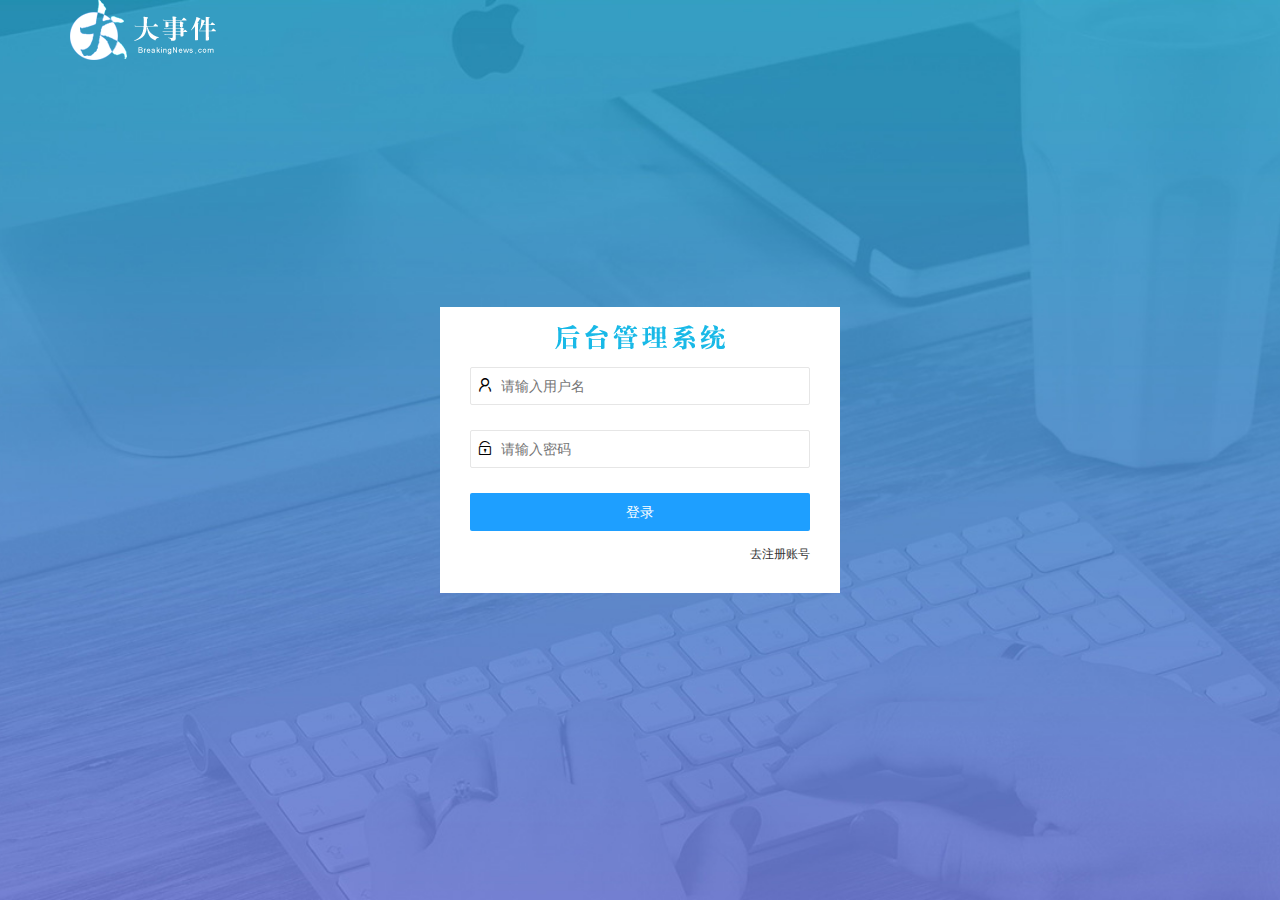
<file: login.html>
<!DOCTYPE html>
<html lang="en">

<head>
    <meta charset="UTF-8">
    <meta http-equiv="X-UA-Compatible" content="IE=edge">
    <meta name="viewport" content="width=device-width, initial-scale=1.0">
    <title>大事件-登录/注册</title>
    <link rel="stylesheet" href="/assets/css/login.css">
    <link rel="stylesheet" href="/assets/lib/layui/css/layui.css">
</head>

<body>
    <!-- 头部logo区域 -->
    <div class="layui-main">
        <img src="/assets/images/logo.png" alt="">
    </div>
    <!-- 登录注册区域 -->
    <div class="loginAndRegBox">
        <div class="title-box"></div>
        <!-- 登录div -->
        <div class="login-box">
            <!-- 登录的表单 -->
            <form class="layui-form" id="form_login">
                <!-- 用户名 -->
                <div class="layui-from-item">
                    <i class="layui-icon layui-icon-username"></i>
                    <input type="text" name="username" required lay-verify="required" placeholder="请输入用户名"
                        autocomplete="off" class="layui-input">
                </div>
                <!-- 密码-->
                <div class="layui-from-item">
                    <i class="layui-icon layui-icon-password"></i>
                    <input type="password" name="password" required lay-verify="required|pwd" placeholder="请输入密码"
                        autocomplete="off" class="layui-input">
                </div>
                <!-- 登录按钮 -->
                <div class="layui-from-item">
                    <button class="layui-btn layui-btn-fluid layui-btn-normal" lay-submit>登录</button>
                </div>
                <!-- 跳转按钮 -->
                <div class="layui-from-item links">
                    <a href="javascript:;" id="link_reg">去注册账号</a>
                </div>
            </form>
        </div>
        <!-- 注册div -->
        <div class="reg-box">
            <!-- 注册表单 -->
            <form class="layui-form" id="form_reg">
                <!-- 用户名 -->
                <div class="layui-from-item">
                    <i class="layui-icon layui-icon-username"></i>
                    <input type="text" name="username" required lay-verify="required" placeholder="请输入用户名"
                        autocomplete="off" class="layui-input">
                </div>
                <!-- 密码-->
                <div class="layui-from-item">
                    <i class="layui-icon layui-icon-password"></i>
                    <input type="password" name="password" required lay-verify="required|pwd" placeholder="请输入密码"
                        autocomplete="off" class="layui-input">
                </div>
                <!-- 确认密码-->
                <div class="layui-from-item">
                    <i class="layui-icon layui-icon-password"></i>
                    <input type="password" name="repassword" required lay-verify="required|pwd|repwd"
                        placeholder="再次确认密码" autocomplete="off" class="layui-input">
                </div>
                <!-- 注册按钮 -->
                <div class="layui-from-item">
                    <button class="layui-btn layui-btn-fluid layui-btn-normal" lay-submit>注册</button>
                </div>
                <!-- 跳转按钮 -->
                <div class="layui-from-item links">
                    <a href="javascript:;" id="link_login">去登录</a>
                </div>
            </form>

        </div>
    </div>
    <!-- 导入layui js文件 -->
    <script src="/assets/lib/layui/layui.all.js"></script>
    <!-- 导入jQ、 -->
    <script src="/assets/lib/jquery.js"></script>
    <!-- 导入将封装的的js -->
    <script src="/assets/js/baseAPI.js"></script>
    <!-- 导入将自己的js -->
    <script src="/assets/js/login.js"></script>
</body>

</html>
</file>
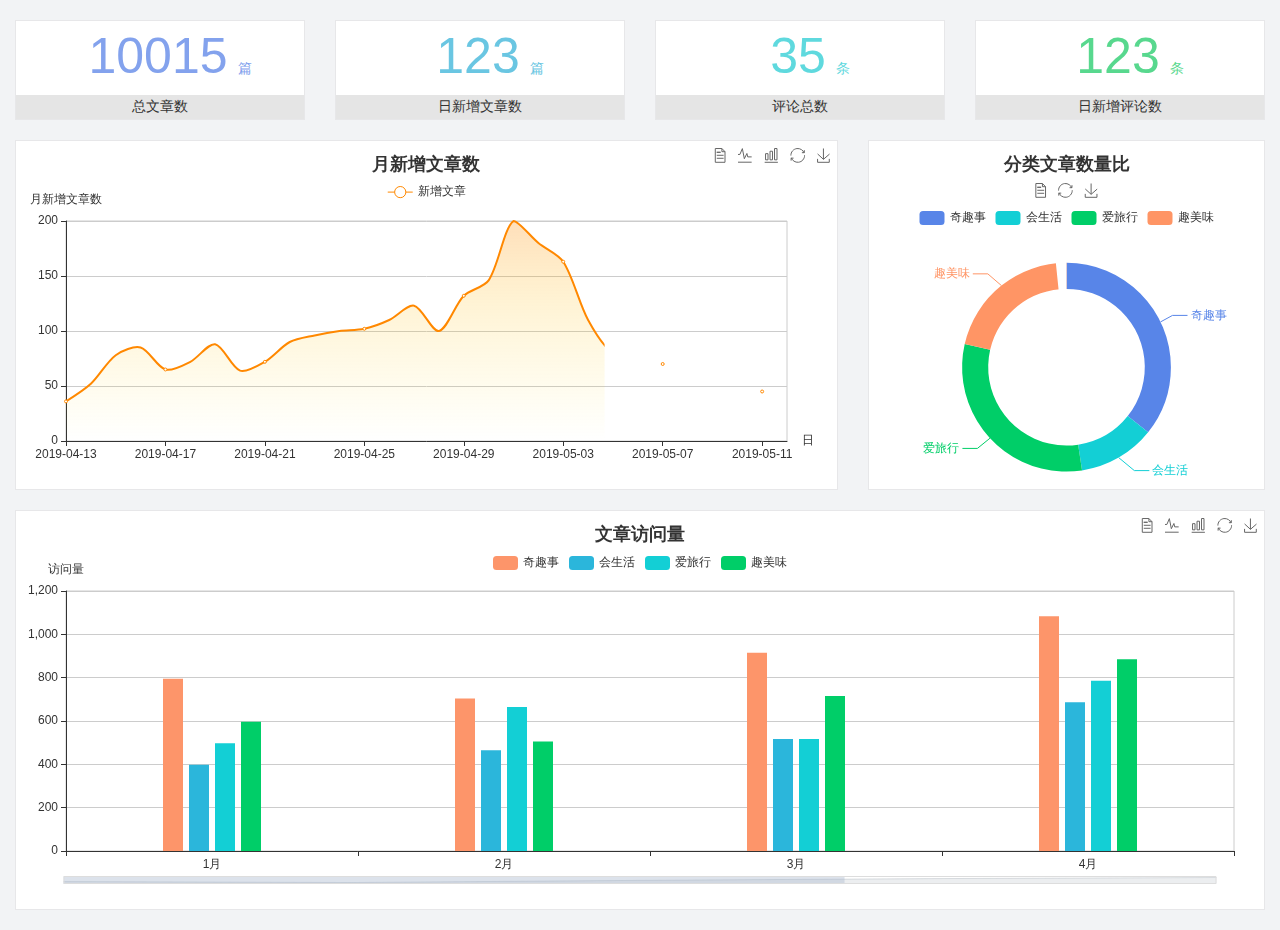
<file: home/dashboard.html>
<!DOCTYPE html>
<html lang="en">

<head>
  <meta charset="UTF-8">
  <meta name="viewport" content="width=device-width, initial-scale=1.0">
  <meta http-equiv="X-UA-Compatible" content="ie=edge">
  <title>图表统计</title>
  <link rel="stylesheet" href="../../assets/lib/bootstrap.css" />
  <link rel="stylesheet" href="../../assets/lib/main.css" />
  <script src="../../assets/lib/jquery.js"></script>
  <script type="text/javascript" src="../../assets/lib/echarts.min.js"></script>
</head>

<body>
  <div class="container-fluid">
    <div class="row spannel_list">
      <div class="col-sm-3 col-xs-6">
        <div class="spannel">
          <em>10015</em><span>篇</span>
          <b>总文章数</b>
        </div>
      </div>
      <div class="col-sm-3 col-xs-6">
        <div class="spannel scolor01">
          <em>123</em><span>篇</span>
          <b>日新增文章数</b>
        </div>
      </div>
      <div class="col-sm-3 col-xs-6">
        <div class="spannel scolor02">
          <em>35</em><span>条</span>
          <b>评论总数</b>
        </div>
      </div>
      <div class="col-sm-3 col-xs-6">
        <div class="spannel scolor03">
          <em>123</em><span>条</span>
          <b>日新增评论数</b>
        </div>
      </div>
    </div>
  </div>

  <div class="container-fluid">
    <div class="row curve-pie">
      <div class="col-lg-8 col-md-8">
        <div class="gragh_pannel" id="curve_show"></div>
      </div>
      <div class="col-lg-4 col-md-4">
        <div class="gragh_pannel" id="pie_show"></div>
      </div>
    </div>
  </div>

  <div class="container-fluid">
    <div class="column_pannel" id="column_show"></div>
  </div>

  <script>
    var oChart = echarts.init(document.getElementById('curve_show'));
    var aList_all = [
      { 'count': 36, 'date': '2019-04-13' },
      { 'count': 52, 'date': '2019-04-14' },
      { 'count': 78, 'date': '2019-04-15' },
      { 'count': 85, 'date': '2019-04-16' },
      { 'count': 65, 'date': '2019-04-17' },
      { 'count': 72, 'date': '2019-04-18' },
      { 'count': 88, 'date': '2019-04-19' },
      { 'count': 64, 'date': '2019-04-20' },
      { 'count': 72, 'date': '2019-04-21' },
      { 'count': 90, 'date': '2019-04-22' },
      { 'count': 96, 'date': '2019-04-23' },
      { 'count': 100, 'date': '2019-04-24' },
      { 'count': 102, 'date': '2019-04-25' },
      { 'count': 110, 'date': '2019-04-26' },
      { 'count': 123, 'date': '2019-04-27' },
      { 'count': 100, 'date': '2019-04-28' },
      { 'count': 132, 'date': '2019-04-29' },
      { 'count': 146, 'date': '2019-04-30' },
      { 'count': 200, 'date': '2019-05-01' },
      { 'count': 180, 'date': '2019-05-02' },
      { 'count': 163, 'date': '2019-05-03' },
      { 'count': 110, 'date': '2019-05-04' },
      { 'count': 80, 'date': '2019-05-05' },
      { 'count': 82, 'date': '2019-05-06' },
      { 'count': 70, 'date': '2019-05-07' },
      { 'count': 65, 'date': '2019-05-08' },
      { 'count': 54, 'date': '2019-05-09' },
      { 'count': 40, 'date': '2019-05-10' },
      { 'count': 45, 'date': '2019-05-11' },
      { 'count': 38, 'date': '2019-05-12' },
    ];

    let aCount = [];
    let aDate = [];

    for (var i = 0; i < aList_all.length; i++) {
      aCount.push(aList_all[i].count);
      aDate.push(aList_all[i].date);
    }

    var chartopt = {
      title: {
        text: '月新增文章数',
        left: 'center',
        top: '10'
      },
      tooltip: {
        trigger: 'axis'
      },
      legend: {
        data: ['新增文章'],
        top: '40'
      },
      toolbox: {
        show: true,
        feature: {
          mark: { show: true },
          dataView: { show: true, readOnly: false },
          magicType: { show: true, type: ['line', 'bar'] },
          restore: { show: true },
          saveAsImage: { show: true }
        }
      },
      calculable: true,
      xAxis: [
        {
          name: '日',
          type: 'category',
          boundaryGap: false,
          data: aDate
        }
      ],
      yAxis: [
        {
          name: '月新增文章数',
          type: 'value'
        }
      ],
      series: [
        {
          name: '新增文章',
          type: 'line',
          smooth: true,
          itemStyle: { normal: { areaStyle: { type: 'default' }, color: '#f80' }, lineStyle: { color: '#f80' } },
          data: aCount
        }],
      areaStyle: {
        normal: {
          color: new echarts.graphic.LinearGradient(0, 0, 0, 1, [{
            offset: 0,
            color: 'rgba(255,136,0,0.39)'
          }, {
            offset: .34,
            color: 'rgba(255,180,0,0.25)'
          }, {
            offset: 1,
            color: 'rgba(255,222,0,0.00)'
          }])

        }
      },
      grid: {
        show: true,
        x: 50,
        x2: 50,
        y: 80,
        height: 220
      }
    };

    oChart.setOption(chartopt);


    var oPie = echarts.init(document.getElementById('pie_show'));
    var oPieopt =
    {
      title: {
        top: 10,
        text: '分类文章数量比',
        x: 'center'
      },
      tooltip: {
        trigger: 'item',
        formatter: "{a} <br/>{b} : {c} ({d}%)"
      },
      color: ['#5885e8', '#13cfd5', '#00ce68', '#ff9565'],
      legend: {
        x: 'center',
        top: 65,
        data: ['奇趣事', '会生活', '爱旅行', '趣美味']
      },
      toolbox: {
        show: true,
        x: 'center',
        top: 35,
        feature: {
          mark: { show: true },
          dataView: { show: true, readOnly: false },
          magicType: {
            show: true,
            type: ['pie', 'funnel'],
            option: {
              funnel: {
                x: '25%',
                width: '50%',
                funnelAlign: 'left',
                max: 1548
              }
            }
          },
          restore: { show: true },
          saveAsImage: { show: true }
        }
      },
      calculable: true,
      series: [
        {
          name: '访问来源',
          type: 'pie',
          radius: ['45%', '60%'],
          center: ['50%', '65%'],
          data: [
            { value: 300, name: '奇趣事' },
            { value: 100, name: '会生活' },
            { value: 260, name: '爱旅行' },
            { value: 180, name: '趣美味' }
          ]
        }
      ]
    };
    oPie.setOption(oPieopt);



    var oColumn = this.echarts.init(document.getElementById('column_show'));
    var oColumnopt =
    {
      title: {
        text: '文章访问量',
        left: 'center',
        top: '10'
      },
      tooltip: {
        trigger: 'axis'
      },
      legend: {
        data: ['奇趣事', '会生活', '爱旅行', '趣美味'],
        top: '40'
      },
      toolbox: {
        show: true,
        feature: {
          mark: { show: true },
          dataView: { show: true, readOnly: false },
          magicType: { show: true, type: ['line', 'bar'] },
          restore: { show: true },
          saveAsImage: { show: true }
        }
      },
      calculable: true,
      xAxis: [
        {
          type: 'category',
          data: ['1月', '2月', '3月', '4月', '5月']
        }
      ],
      yAxis: [
        {
          name: '访问量',
          type: 'value'
        }
      ],
      series: [
        {
          name: '奇趣事',
          type: 'bar',
          barWidth: 20,
          itemStyle: {
            normal: { areaStyle: { type: 'default' }, color: '#fd956a' }
          },
          data: [800, 708, 920, 1090, 1200]
        },
        {
          name: '会生活',
          type: 'bar',
          barWidth: 20,
          itemStyle: {
            normal: { areaStyle: { type: 'default' }, color: '#2bb6db' }
          },
          data: [400, 468, 520, 690, 800]
        },
        {
          name: '爱旅行',
          type: 'bar',
          barWidth: 20,
          itemStyle: {
            normal: { areaStyle: { type: 'default' }, color: '#13cfd5' }
          },
          data: [500, 668, 520, 790, 900]
        },
        {
          name: '趣美味',
          type: 'bar',
          barWidth: 20,
          itemStyle: {
            normal: { areaStyle: { type: 'default' }, color: '#00ce68' }
          },
          data: [600, 508, 720, 890, 1000]
        }
      ],
      grid: {
        show: true,
        x: 50,
        x2: 30,
        y: 80,
        height: 260
      },
      dataZoom: [//给x轴设置滚动条
        {
          start: 0,//默认为0
          end: 100 - 1000 / 31,//默认为100
          type: 'slider',
          show: true,
          xAxisIndex: [0],
          handleSize: 0,//滑动条的 左右2个滑动条的大小
          height: 8,//组件高度
          left: 45, //左边的距离
          right: 50,//右边的距离
          bottom: 26,//右边的距离
          handleColor: '#ddd',//h滑动图标的颜色
          handleStyle: {
            borderColor: "#cacaca",
            borderWidth: "1",
            shadowBlur: 2,
            background: "#ddd",
            shadowColor: "#ddd",
          }
        }]
    };
    oColumn.setOption(oColumnopt);
  </script>
</body>

</html>
</file>
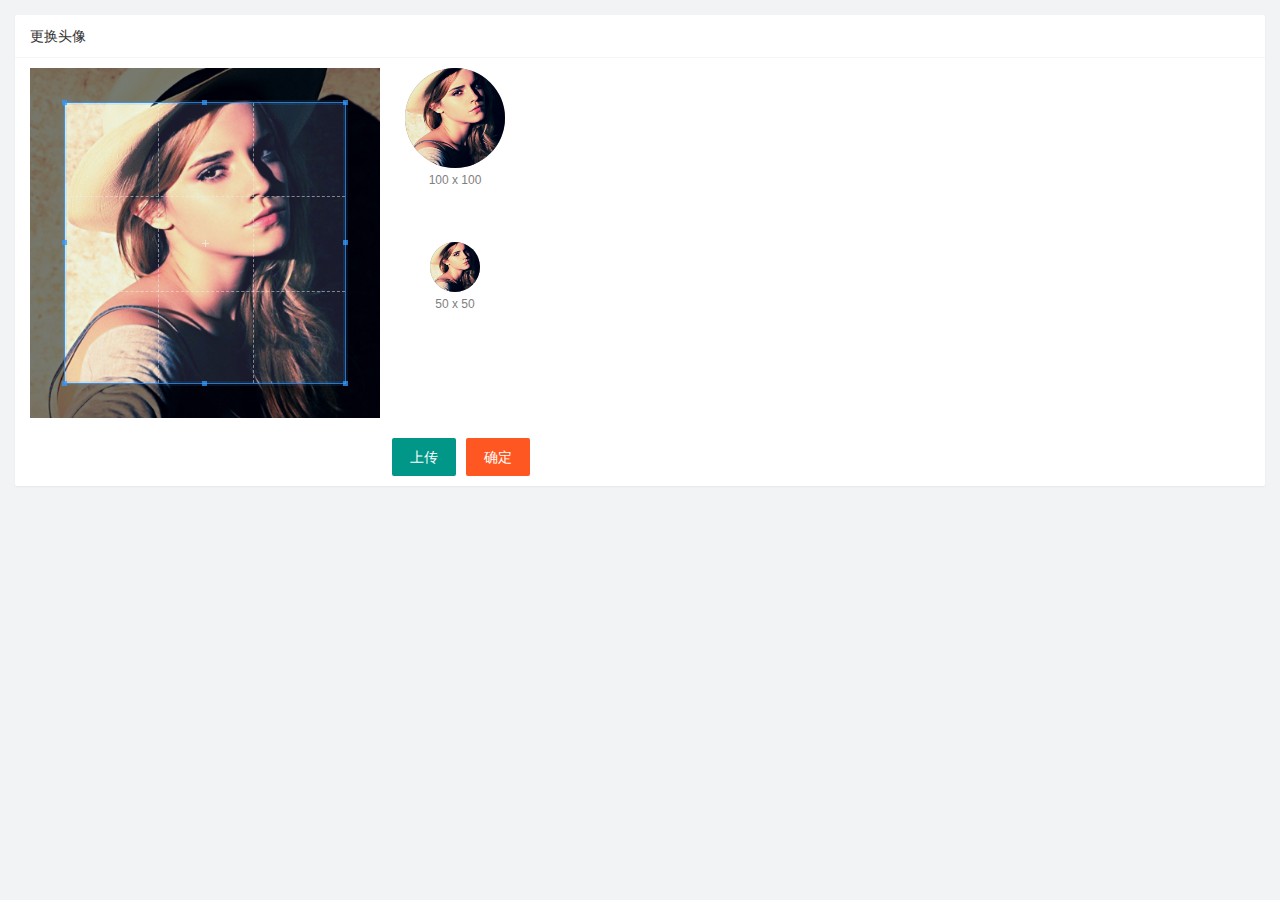
<file: user/user_avatar.html>
<!DOCTYPE html>
<html lang="en">

<head>
    <meta charset="UTF-8">
    <meta http-equiv="X-UA-Compatible" content="IE=edge">
    <meta name="viewport" content="width=device-width, initial-scale=1.0">
    <title>Document</title>
    <!-- 导入layui的css -->
    <link rel="stylesheet" href="/assets/lib/layui/css/layui.css">
    <link rel="stylesheet" href="/assets/lib/cropper/cropper.css" />
    <!-- 导入自己的css -->
    <link rel="stylesheet" href="/assets/css/user/user_avatar.css">


</head>

<body>
    <div class="layui-card">
        <div class="layui-card-header">更换头像</div>
        <div class="layui-card-body">
            <!-- 第一行的图片裁剪和预览区域 -->
            <div class="row1">
                <!-- 图片裁剪区域 -->
                <div class="cropper-box">
                    <!-- 这个 img 标签很重要，将来会把它初始化为裁剪区域 -->
                    <img id="image" src="/assets/images/sample.jpg" />
                </div>
                <!-- 图片的预览区域 -->
                <div class="preview-box">
                    <div>
                        <!-- 宽高为 100px 的预览区域 -->
                        <div class="img-preview w100"></div>
                        <p class="size">100 x 100</p>
                    </div>
                    <div>
                        <!-- 宽高为 50px 的预览区域 -->
                        <div class="img-preview w50"></div>
                        <p class="size">50 x 50</p>
                    </div>
                </div>
            </div>

            <!-- 第二行的按钮区域 -->
            <div class="row2">
                <!-- 通过accept允许用户选择什么类型的文件 -->
                <input type="file" name="" id="file" accept="image/png,imgage/jpeg">
                <button type="button" class="layui-btn" id="btnChooseImage">上传</button>
                <button type="button" class="layui-btn layui-btn-danger" id="btnUpload">确定</button>
            </div>
        </div>
    </div>
    <script src="/assets/lib/layui/layui.all.js"></script>
    <script src="/assets/lib/jquery.js"></script>
    <script src="/assets/lib/cropper/Cropper.js"></script>
    <script src="/assets/lib/cropper/jquery-cropper.js"></script>
    <script src="/assets/js/baseAPI.js"></script>
    <script src="/assets/js/user/user_avatar.js"></script>
</body>

</html>
</file>
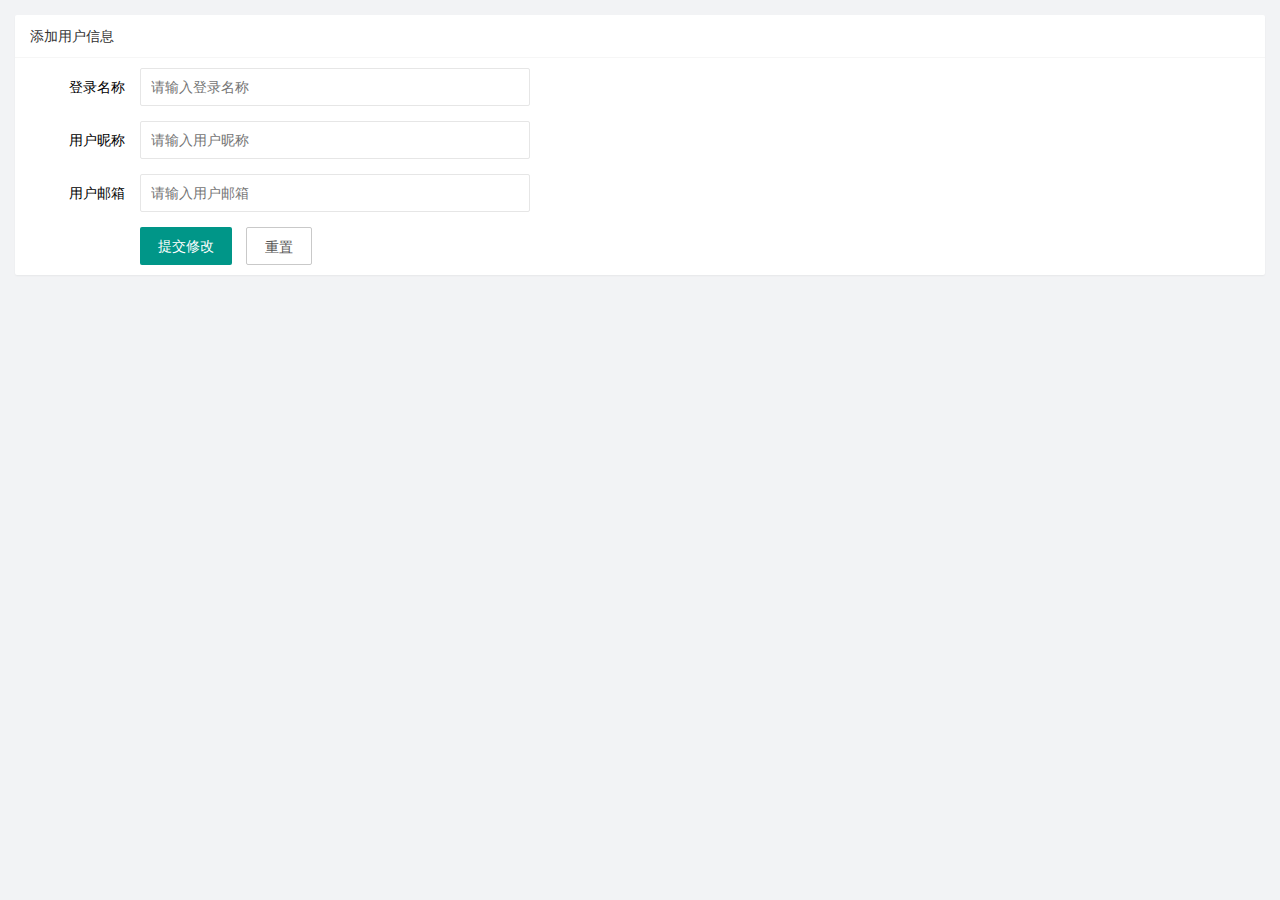
<file: user/user_info.html>
<!DOCTYPE html>
<html lang="en">

<head>
    <meta charset="UTF-8">
    <meta http-equiv="X-UA-Compatible" content="IE=edge">
    <meta name="viewport" content="width=device-width, initial-scale=1.0">
    <title>Document</title>
    <!-- 导入layui的css -->
    <link rel="stylesheet" href="/assets/lib/layui/css/layui.css">
    <!-- 导入自己的css -->
    <link rel="stylesheet" href="/assets/css/user/user_info.css">

</head>

<body>
    <!-- 卡片区域  -->
    <div class="layui-card">
        <div class="layui-card-header">添加用户信息</div>
        <div class="layui-card-body">
            <!-- 表单区域 -->
            <form class="layui-form" lay-filter="formUserInfo">
                <input type="hidden" name="id">
                <!-- 提示：如果你不想用form，你可以换成div等任何一个普通元素 -->
                <div class="layui-form-item">
                    <label class="layui-form-label">登录名称</label>
                    <div class="layui-input-block">
                        <input type="text" name="username" placeholder="请输入登录名称" autocomplete="off" class="layui-input"
                            readonly>
                    </div>
                </div>
                <div class="layui-form-item">
                    <label class="layui-form-label">用户昵称</label>
                    <div class="layui-input-block">
                        <input type="text" name="nickname" required lay-verify="required|nikename" placeholder="请输入用户昵称"
                            autocomplete="off" class="layui-input">
                    </div>
                </div>
                <div class="layui-form-item">
                    <label class="layui-form-label">用户邮箱</label>
                    <div class="layui-input-block">
                        <input type="text" name="email" required lay-verify="required|email" placeholder="请输入用户邮箱"
                            autocomplete="off" class="layui-input">
                    </div>
                </div>
                <div class="layui-input-block">
                    <button class="layui-btn" lay-submit lay-filter="*">提交修改</button>
                    <button type="reset" class="layui-btn layui-btn-primary" id="btnReset">重置</button>
                </div>
        </div>
        </form>
    </div>
    </div>

    <!-- 导入layui的js文件 -->
    <script src="/assets/lib/layui/layui.all.js"></script>
    <!-- 导入jq文件 -->
    <script src="/assets/lib/jquery.js"></script>
    <!-- 导入接口 -->
    <script src="/assets/js/baseAPI.js"></script>
    <!-- 导入自己的js文件 -->
    <script src="/assets/js/user/user_info.js"></script>
</body>

</html>
</file>
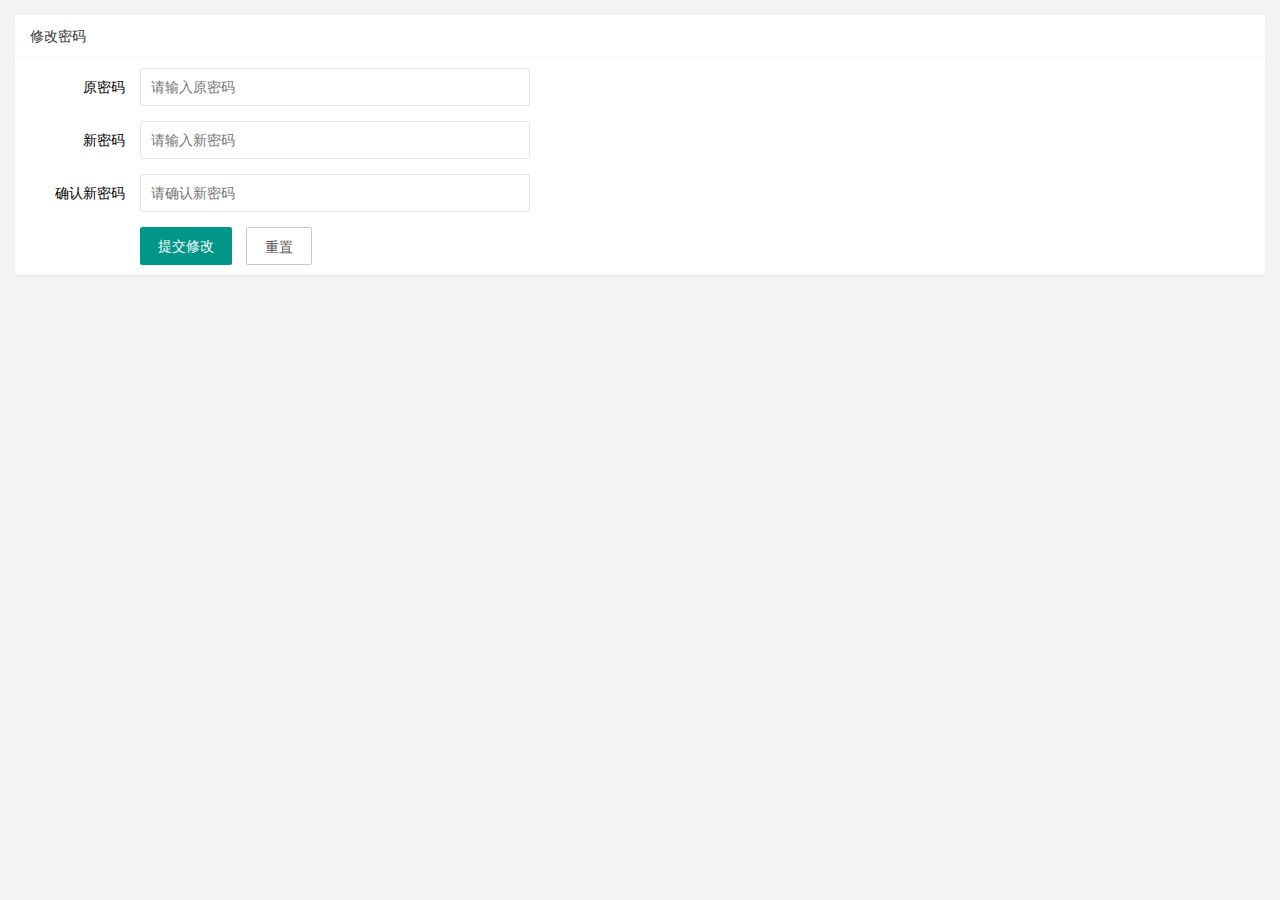
<file: user/user_pwd.html>
<!DOCTYPE html>
<html lang="en">

<head>
    <meta charset="UTF-8">
    <meta http-equiv="X-UA-Compatible" content="IE=edge">
    <meta name="viewport" content="width=device-width, initial-scale=1.0">
    <title>Document</title>
    <!-- 导入layui的css -->
    <link rel="stylesheet" href="/assets/lib/layui/css/layui.css">
    <!-- 导入自己的css -->
    <link rel="stylesheet" href="/assets/css/user/user_pwd.css">
</head>

<body>
    <div class="layui-card">
        <div class="layui-card-header">修改密码</div>
        <div class="layui-card-body">

            <!-- 修改密码区域 -->
            <form class="layui-form" lay-filter="formUserInfo">
                <div class="layui-form-item">
                    <label class="layui-form-label">原密码</label>
                    <div class="layui-input-block">
                        <input type="text" name="oldPwd" required lay-verify="required|pwd" placeholder="请输入原密码"
                            autocomplete="off" class="layui-input">
                    </div>
                </div>
                <div class="layui-form-item">
                    <label class="layui-form-label">新密码</label>
                    <div class="layui-input-block">
                        <input type="text" name="newPwd" required lay-verify="required|pwd|samePwd" placeholder="请输入新密码"
                            autocomplete="off" class="layui-input">
                    </div>
                </div>
                <div class="layui-form-item">
                    <label class="layui-form-label">确认新密码</label>
                    <div class="layui-input-block">
                        <input type="text" name="rePwd" required lay-verify="required|pwd|repwd" placeholder="请确认新密码"
                            autocomplete="off" class="layui-input">
                    </div>
                </div>
                <div class="layui-input-block">
                    <button class="layui-btn" lay-submit lay-filter="*">提交修改</button>
                    <button type="reset" class="layui-btn layui-btn-primary" id="btnReset">重置</button>
                </div>

            </form>
        </div>
    </div>
    <!-- 导入layui的js文件 -->
    <script src="/assets/lib/layui/layui.all.js"></script>
    <!-- 导入jq文件 -->
    <script src="/assets/lib/jquery.js"></script>
    <!-- 导入接口 -->
    <script src="/assets/js/baseAPI.js"></script>
    <!-- 导入自己的js文件 -->
    <script src="/assets/js/user/user_pwd.js"></script>
</body>

</html>
</file>
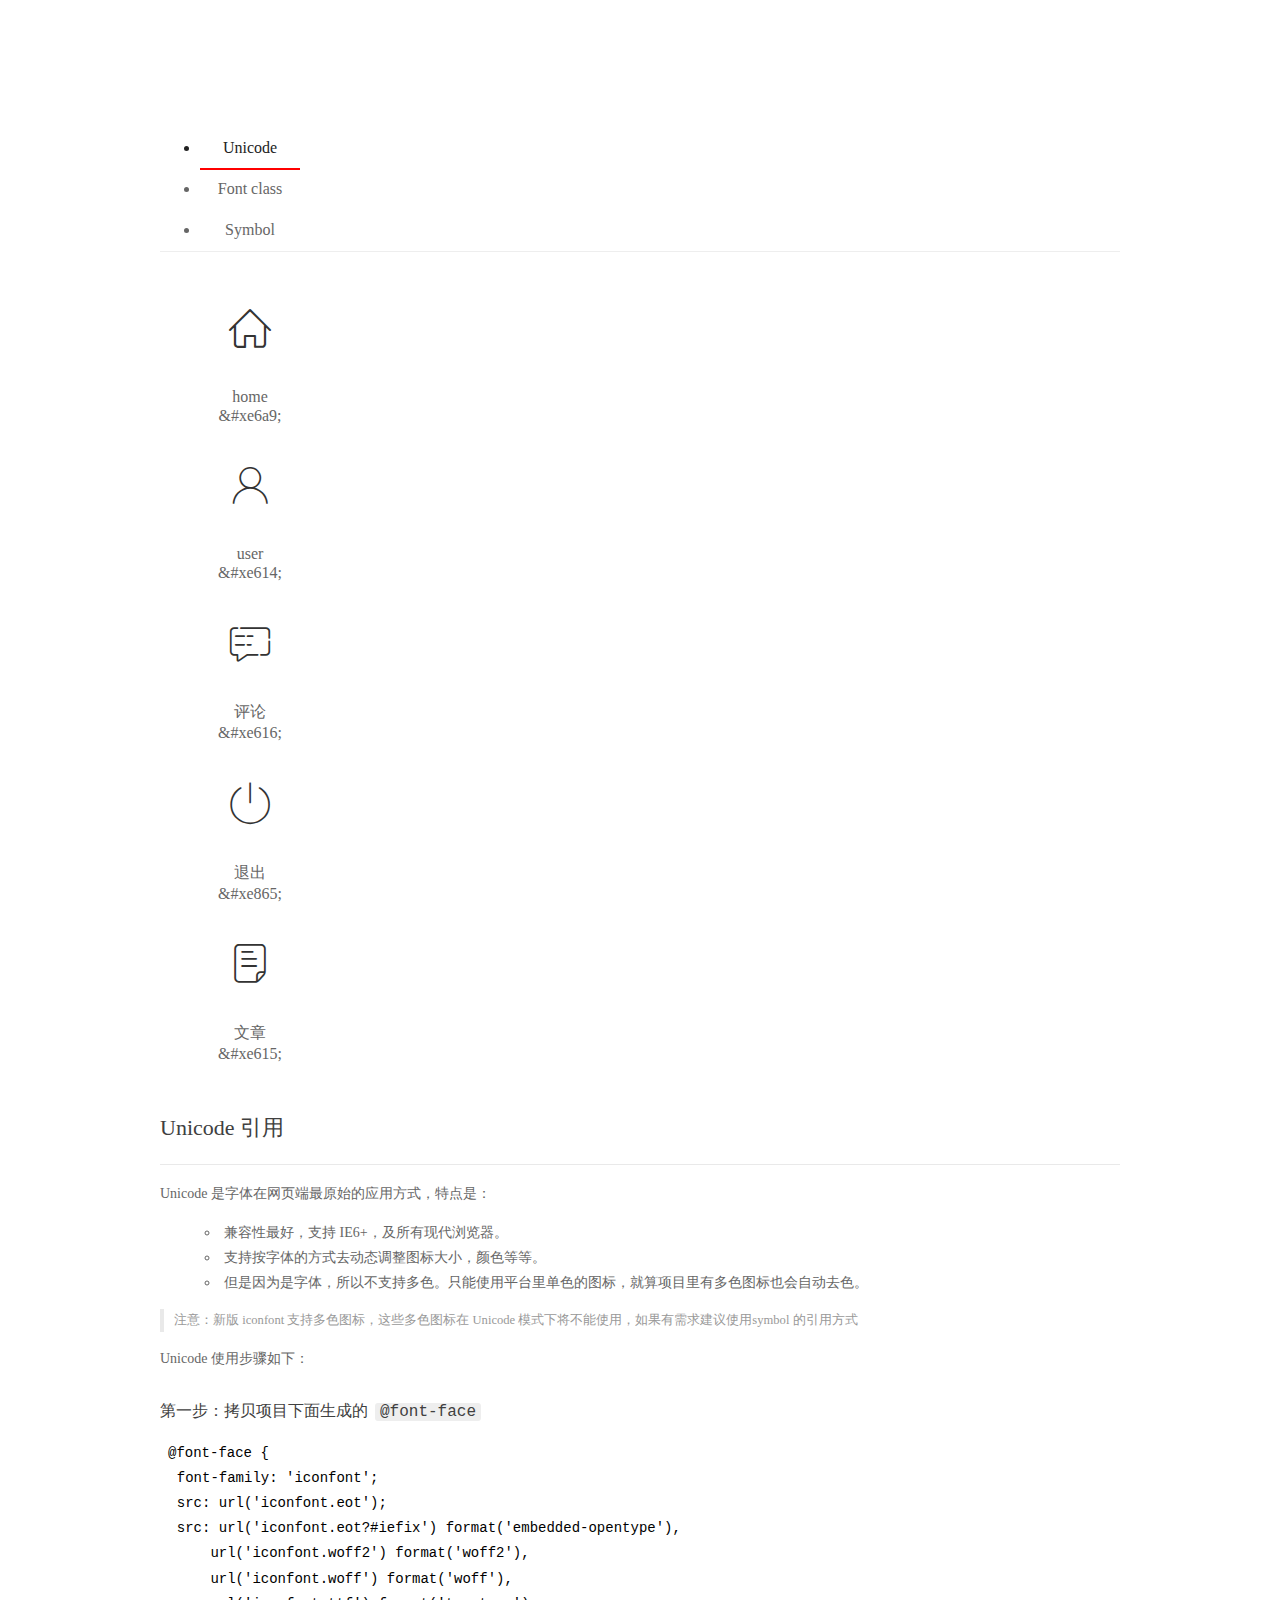
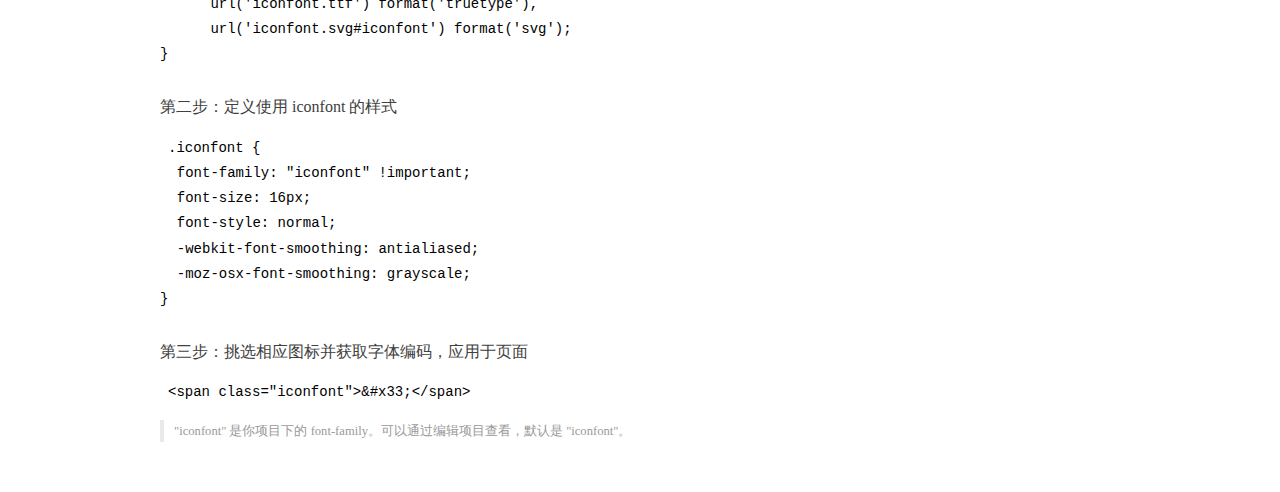
<file: assets/fonts/demo_index.html>
<!DOCTYPE html>
<html>
<head>
  <meta charset="utf-8"/>
  <title>IconFont Demo</title>
  <link rel="shortcut icon" href="https://gtms04.alicdn.com/tps/i4/TB1_oz6GVXXXXaFXpXXJDFnIXXX-64-64.ico" type="image/x-icon"/>
  <link rel="stylesheet" href="https://g.alicdn.com/thx/cube/1.3.2/cube.min.css">
  <link rel="stylesheet" href="demo.css">
  <link rel="stylesheet" href="iconfont.css">
  <script src="iconfont.js"></script>
  <!-- jQuery -->
  <script src="https://a1.alicdn.com/oss/uploads/2018/12/26/7bfddb60-08e8-11e9-9b04-53e73bb6408b.js"></script>
  <!-- 代码高亮 -->
  <script src="https://a1.alicdn.com/oss/uploads/2018/12/26/a3f714d0-08e6-11e9-8a15-ebf944d7534c.js"></script>
</head>
<body>
  <div class="main">
    <h1 class="logo"><a href="https://www.iconfont.cn/" title="iconfont 首页" target="_blank">&#xe86b;</a></h1>
    <div class="nav-tabs">
      <ul id="tabs" class="dib-box">
        <li class="dib active"><span>Unicode</span></li>
        <li class="dib"><span>Font class</span></li>
        <li class="dib"><span>Symbol</span></li>
      </ul>
      
    </div>
    <div class="tab-container">
      <div class="content unicode" style="display: block;">
          <ul class="icon_lists dib-box">
          
            <li class="dib">
              <span class="icon iconfont">&#xe6a9;</span>
                <div class="name">home</div>
                <div class="code-name">&amp;#xe6a9;</div>
              </li>
          
            <li class="dib">
              <span class="icon iconfont">&#xe614;</span>
                <div class="name">user</div>
                <div class="code-name">&amp;#xe614;</div>
              </li>
          
            <li class="dib">
              <span class="icon iconfont">&#xe616;</span>
                <div class="name">评论</div>
                <div class="code-name">&amp;#xe616;</div>
              </li>
          
            <li class="dib">
              <span class="icon iconfont">&#xe865;</span>
                <div class="name">退出</div>
                <div class="code-name">&amp;#xe865;</div>
              </li>
          
            <li class="dib">
              <span class="icon iconfont">&#xe615;</span>
                <div class="name">文章</div>
                <div class="code-name">&amp;#xe615;</div>
              </li>
          
          </ul>
          <div class="article markdown">
          <h2 id="unicode-">Unicode 引用</h2>
          <hr>

          <p>Unicode 是字体在网页端最原始的应用方式，特点是：</p>
          <ul>
            <li>兼容性最好，支持 IE6+，及所有现代浏览器。</li>
            <li>支持按字体的方式去动态调整图标大小，颜色等等。</li>
            <li>但是因为是字体，所以不支持多色。只能使用平台里单色的图标，就算项目里有多色图标也会自动去色。</li>
          </ul>
          <blockquote>
            <p>注意：新版 iconfont 支持多色图标，这些多色图标在 Unicode 模式下将不能使用，如果有需求建议使用symbol 的引用方式</p>
          </blockquote>
          <p>Unicode 使用步骤如下：</p>
          <h3 id="-font-face">第一步：拷贝项目下面生成的 <code>@font-face</code></h3>
<pre><code class="language-css"
>@font-face {
  font-family: 'iconfont';
  src: url('iconfont.eot');
  src: url('iconfont.eot?#iefix') format('embedded-opentype'),
      url('iconfont.woff2') format('woff2'),
      url('iconfont.woff') format('woff'),
      url('iconfont.ttf') format('truetype'),
      url('iconfont.svg#iconfont') format('svg');
}
</code></pre>
          <h3 id="-iconfont-">第二步：定义使用 iconfont 的样式</h3>
<pre><code class="language-css"
>.iconfont {
  font-family: "iconfont" !important;
  font-size: 16px;
  font-style: normal;
  -webkit-font-smoothing: antialiased;
  -moz-osx-font-smoothing: grayscale;
}
</code></pre>
          <h3 id="-">第三步：挑选相应图标并获取字体编码，应用于页面</h3>
<pre>
<code class="language-html"
>&lt;span class="iconfont"&gt;&amp;#x33;&lt;/span&gt;
</code></pre>
          <blockquote>
            <p>"iconfont" 是你项目下的 font-family。可以通过编辑项目查看，默认是 "iconfont"。</p>
          </blockquote>
          </div>
      </div>
      <div class="content font-class">
        <ul class="icon_lists dib-box">
          
          <li class="dib">
            <span class="icon iconfont icon-home"></span>
            <div class="name">
              home
            </div>
            <div class="code-name">.icon-home
            </div>
          </li>
          
          <li class="dib">
            <span class="icon iconfont icon-user"></span>
            <div class="name">
              user
            </div>
            <div class="code-name">.icon-user
            </div>
          </li>
          
          <li class="dib">
            <span class="icon iconfont icon-pinglun"></span>
            <div class="name">
              评论
            </div>
            <div class="code-name">.icon-pinglun
            </div>
          </li>
          
          <li class="dib">
            <span class="icon iconfont icon-tuichu"></span>
            <div class="name">
              退出
            </div>
            <div class="code-name">.icon-tuichu
            </div>
          </li>
          
          <li class="dib">
            <span class="icon iconfont icon-16"></span>
            <div class="name">
              文章
            </div>
            <div class="code-name">.icon-16
            </div>
          </li>
          
        </ul>
        <div class="article markdown">
        <h2 id="font-class-">font-class 引用</h2>
        <hr>

        <p>font-class 是 Unicode 使用方式的一种变种，主要是解决 Unicode 书写不直观，语意不明确的问题。</p>
        <p>与 Unicode 使用方式相比，具有如下特点：</p>
        <ul>
          <li>兼容性良好，支持 IE8+，及所有现代浏览器。</li>
          <li>相比于 Unicode 语意明确，书写更直观。可以很容易分辨这个 icon 是什么。</li>
          <li>因为使用 class 来定义图标，所以当要替换图标时，只需要修改 class 里面的 Unicode 引用。</li>
          <li>不过因为本质上还是使用的字体，所以多色图标还是不支持的。</li>
        </ul>
        <p>使用步骤如下：</p>
        <h3 id="-fontclass-">第一步：引入项目下面生成的 fontclass 代码：</h3>
<pre><code class="language-html">&lt;link rel="stylesheet" href="./iconfont.css"&gt;
</code></pre>
        <h3 id="-">第二步：挑选相应图标并获取类名，应用于页面：</h3>
<pre><code class="language-html">&lt;span class="iconfont icon-xxx"&gt;&lt;/span&gt;
</code></pre>
        <blockquote>
          <p>"
            iconfont" 是你项目下的 font-family。可以通过编辑项目查看，默认是 "iconfont"。</p>
        </blockquote>
      </div>
      </div>
      <div class="content symbol">
          <ul class="icon_lists dib-box">
          
            <li class="dib">
                <svg class="icon svg-icon" aria-hidden="true">
                  <use xlink:href="#icon-home"></use>
                </svg>
                <div class="name">home</div>
                <div class="code-name">#icon-home</div>
            </li>
          
            <li class="dib">
                <svg class="icon svg-icon" aria-hidden="true">
                  <use xlink:href="#icon-user"></use>
                </svg>
                <div class="name">user</div>
                <div class="code-name">#icon-user</div>
            </li>
          
            <li class="dib">
                <svg class="icon svg-icon" aria-hidden="true">
                  <use xlink:href="#icon-pinglun"></use>
                </svg>
                <div class="name">评论</div>
                <div class="code-name">#icon-pinglun</div>
            </li>
          
            <li class="dib">
                <svg class="icon svg-icon" aria-hidden="true">
                  <use xlink:href="#icon-tuichu"></use>
                </svg>
                <div class="name">退出</div>
                <div class="code-name">#icon-tuichu</div>
            </li>
          
            <li class="dib">
                <svg class="icon svg-icon" aria-hidden="true">
                  <use xlink:href="#icon-16"></use>
                </svg>
                <div class="name">文章</div>
                <div class="code-name">#icon-16</div>
            </li>
          
          </ul>
          <div class="article markdown">
          <h2 id="symbol-">Symbol 引用</h2>
          <hr>

          <p>这是一种全新的使用方式，应该说这才是未来的主流，也是平台目前推荐的用法。相关介绍可以参考这篇<a href="">文章</a>
            这种用法其实是做了一个 SVG 的集合，与另外两种相比具有如下特点：</p>
          <ul>
            <li>支持多色图标了，不再受单色限制。</li>
            <li>通过一些技巧，支持像字体那样，通过 <code>font-size</code>, <code>color</code> 来调整样式。</li>
            <li>兼容性较差，支持 IE9+，及现代浏览器。</li>
            <li>浏览器渲染 SVG 的性能一般，还不如 png。</li>
          </ul>
          <p>使用步骤如下：</p>
          <h3 id="-symbol-">第一步：引入项目下面生成的 symbol 代码：</h3>
<pre><code class="language-html">&lt;script src="./iconfont.js"&gt;&lt;/script&gt;
</code></pre>
          <h3 id="-css-">第二步：加入通用 CSS 代码（引入一次就行）：</h3>
<pre><code class="language-html">&lt;style&gt;
.icon {
  width: 1em;
  height: 1em;
  vertical-align: -0.15em;
  fill: currentColor;
  overflow: hidden;
}
&lt;/style&gt;
</code></pre>
          <h3 id="-">第三步：挑选相应图标并获取类名，应用于页面：</h3>
<pre><code class="language-html">&lt;svg class="icon" aria-hidden="true"&gt;
  &lt;use xlink:href="#icon-xxx"&gt;&lt;/use&gt;
&lt;/svg&gt;
</code></pre>
          </div>
      </div>

    </div>
  </div>
  <script>
  $(document).ready(function () {
      $('.tab-container .content:first').show()

      $('#tabs li').click(function (e) {
        var tabContent = $('.tab-container .content')
        var index = $(this).index()

        if ($(this).hasClass('active')) {
          return
        } else {
          $('#tabs li').removeClass('active')
          $(this).addClass('active')

          tabContent.hide().eq(index).fadeIn()
        }
      })
    })
  </script>
</body>
</html>
</file>
<file: assets/css/login.css>
html ,body{
    margin: 0;
    padding: 0;
    height: 100%;
    width: 100%;
    background: url("/assets/images/login_bg.jpg") no-repeat center;
    background-size: cover;
}

.loginAndRegBox{
    width: 400px;
    background-color: #fff;
    position: absolute;
    left: 50%;
    top: 50%;
    transform: translate(-50%,-50%);
}

.title-box{
height: 60px;
background: url(/assets/images/login_title.png) no-repeat center;
}

.reg-box{
    display: none;
}

.layui-form{
    padding: 0 30px;
}

.links{
    margin: 15px 0 30px 0px;
    display: flex;
    justify-content: flex-end;
}

.links a{
    font-size: 12px;
}

.layui-from-item{
    position: relative;
}

.layui-icon{
    position: absolute;
    top: 27%;
    left: 2%;
}

.layui-from-item .layui-input{
    margin-bottom: 25px;
    padding-left: 30px;
 }
</file>
<file: assets/lib/layui/css/layui.css>
/** layui-v2.5.5 MIT License By https://www.layui.com */
 .layui-inline,img{display:inline-block;vertical-align:middle}h1,h2,h3,h4,h5,h6{font-weight:400}.layui-edge,.layui-header,.layui-inline,.layui-main{position:relative}.layui-body,.layui-edge,.layui-elip{overflow:hidden}.layui-btn,.layui-edge,.layui-inline,img{vertical-align:middle}.layui-btn,.layui-disabled,.layui-icon,.layui-unselect{-moz-user-select:none;-webkit-user-select:none;-ms-user-select:none}.layui-elip,.layui-form-checkbox span,.layui-form-pane .layui-form-label{text-overflow:ellipsis;white-space:nowrap}.layui-breadcrumb,.layui-tree-btnGroup{visibility:hidden}blockquote,body,button,dd,div,dl,dt,form,h1,h2,h3,h4,h5,h6,input,li,ol,p,pre,td,textarea,th,ul{margin:0;padding:0;-webkit-tap-highlight-color:rgba(0,0,0,0)}a:active,a:hover{outline:0}img{border:none}li{list-style:none}table{border-collapse:collapse;border-spacing:0}h4,h5,h6{font-size:100%}button,input,optgroup,option,select,textarea{font-family:inherit;font-size:inherit;font-style:inherit;font-weight:inherit;outline:0}pre{white-space:pre-wrap;white-space:-moz-pre-wrap;white-space:-pre-wrap;white-space:-o-pre-wrap;word-wrap:break-word}body{line-height:24px;font:14px Helvetica Neue,Helvetica,PingFang SC,Tahoma,Arial,sans-serif}hr{height:1px;margin:10px 0;border:0;clear:both}a{color:#333;text-decoration:none}a:hover{color:#777}a cite{font-style:normal;*cursor:pointer}.layui-border-box,.layui-border-box *{box-sizing:border-box}.layui-box,.layui-box *{box-sizing:content-box}.layui-clear{clear:both;*zoom:1}.layui-clear:after{content:'\20';clear:both;*zoom:1;display:block;height:0}.layui-inline{*display:inline;*zoom:1}.layui-edge{display:inline-block;width:0;height:0;border-width:6px;border-style:dashed;border-color:transparent}.layui-edge-top{top:-4px;border-bottom-color:#999;border-bottom-style:solid}.layui-edge-right{border-left-color:#999;border-left-style:solid}.layui-edge-bottom{top:2px;border-top-color:#999;border-top-style:solid}.layui-edge-left{border-right-color:#999;border-right-style:solid}.layui-disabled,.layui-disabled:hover{color:#d2d2d2!important;cursor:not-allowed!important}.layui-circle{border-radius:100%}.layui-show{display:block!important}.layui-hide{display:none!important}@font-face{font-family:layui-icon;src:url(../font/iconfont.eot?v=250);src:url(../font/iconfont.eot?v=250#iefix) format('embedded-opentype'),url(../font/iconfont.woff2?v=250) format('woff2'),url(../font/iconfont.woff?v=250) format('woff'),url(../font/iconfont.ttf?v=250) format('truetype'),url(../font/iconfont.svg?v=250#layui-icon) format('svg')}.layui-icon{font-family:layui-icon!important;font-size:16px;font-style:normal;-webkit-font-smoothing:antialiased;-moz-osx-font-smoothing:grayscale}.layui-icon-reply-fill:before{content:"\e611"}.layui-icon-set-fill:before{content:"\e614"}.layui-icon-menu-fill:before{content:"\e60f"}.layui-icon-search:before{content:"\e615"}.layui-icon-share:before{content:"\e641"}.layui-icon-set-sm:before{content:"\e620"}.layui-icon-engine:before{content:"\e628"}.layui-icon-close:before{content:"\1006"}.layui-icon-close-fill:before{content:"\1007"}.layui-icon-chart-screen:before{content:"\e629"}.layui-icon-star:before{content:"\e600"}.layui-icon-circle-dot:before{content:"\e617"}.layui-icon-chat:before{content:"\e606"}.layui-icon-release:before{content:"\e609"}.layui-icon-list:before{content:"\e60a"}.layui-icon-chart:before{content:"\e62c"}.layui-icon-ok-circle:before{content:"\1005"}.layui-icon-layim-theme:before{content:"\e61b"}.layui-icon-table:before{content:"\e62d"}.layui-icon-right:before{content:"\e602"}.layui-icon-left:before{content:"\e603"}.layui-icon-cart-simple:before{content:"\e698"}.layui-icon-face-cry:before{content:"\e69c"}.layui-icon-face-smile:before{content:"\e6af"}.layui-icon-survey:before{content:"\e6b2"}.layui-icon-tree:before{content:"\e62e"}.layui-icon-upload-circle:before{content:"\e62f"}.layui-icon-add-circle:before{content:"\e61f"}.layui-icon-download-circle:before{content:"\e601"}.layui-icon-templeate-1:before{content:"\e630"}.layui-icon-util:before{content:"\e631"}.layui-icon-face-surprised:before{content:"\e664"}.layui-icon-edit:before{content:"\e642"}.layui-icon-speaker:before{content:"\e645"}.layui-icon-down:before{content:"\e61a"}.layui-icon-file:before{content:"\e621"}.layui-icon-layouts:before{content:"\e632"}.layui-icon-rate-half:before{content:"\e6c9"}.layui-icon-add-circle-fine:before{content:"\e608"}.layui-icon-prev-circle:before{content:"\e633"}.layui-icon-read:before{content:"\e705"}.layui-icon-404:before{content:"\e61c"}.layui-icon-carousel:before{content:"\e634"}.layui-icon-help:before{content:"\e607"}.layui-icon-code-circle:before{content:"\e635"}.layui-icon-water:before{content:"\e636"}.layui-icon-username:before{content:"\e66f"}.layui-icon-find-fill:before{content:"\e670"}.layui-icon-about:before{content:"\e60b"}.layui-icon-location:before{content:"\e715"}.layui-icon-up:before{content:"\e619"}.layui-icon-pause:before{content:"\e651"}.layui-icon-date:before{content:"\e637"}.layui-icon-layim-uploadfile:before{content:"\e61d"}.layui-icon-delete:before{content:"\e640"}.layui-icon-play:before{content:"\e652"}.layui-icon-top:before{content:"\e604"}.layui-icon-friends:before{content:"\e612"}.layui-icon-refresh-3:before{content:"\e9aa"}.layui-icon-ok:before{content:"\e605"}.layui-icon-layer:before{content:"\e638"}.layui-icon-face-smile-fine:before{content:"\e60c"}.layui-icon-dollar:before{content:"\e659"}.layui-icon-group:before{content:"\e613"}.layui-icon-layim-download:before{content:"\e61e"}.layui-icon-picture-fine:before{content:"\e60d"}.layui-icon-link:before{content:"\e64c"}.layui-icon-diamond:before{content:"\e735"}.layui-icon-log:before{content:"\e60e"}.layui-icon-rate-solid:before{content:"\e67a"}.layui-icon-fonts-del:before{content:"\e64f"}.layui-icon-unlink:before{content:"\e64d"}.layui-icon-fonts-clear:before{content:"\e639"}.layui-icon-triangle-r:before{content:"\e623"}.layui-icon-circle:before{content:"\e63f"}.layui-icon-radio:before{content:"\e643"}.layui-icon-align-center:before{content:"\e647"}.layui-icon-align-right:before{content:"\e648"}.layui-icon-align-left:before{content:"\e649"}.layui-icon-loading-1:before{content:"\e63e"}.layui-icon-return:before{content:"\e65c"}.layui-icon-fonts-strong:before{content:"\e62b"}.layui-icon-upload:before{content:"\e67c"}.layui-icon-dialogue:before{content:"\e63a"}.layui-icon-video:before{content:"\e6ed"}.layui-icon-headset:before{content:"\e6fc"}.layui-icon-cellphone-fine:before{content:"\e63b"}.layui-icon-add-1:before{content:"\e654"}.layui-icon-face-smile-b:before{content:"\e650"}.layui-icon-fonts-html:before{content:"\e64b"}.layui-icon-form:before{content:"\e63c"}.layui-icon-cart:before{content:"\e657"}.layui-icon-camera-fill:before{content:"\e65d"}.layui-icon-tabs:before{content:"\e62a"}.layui-icon-fonts-code:before{content:"\e64e"}.layui-icon-fire:before{content:"\e756"}.layui-icon-set:before{content:"\e716"}.layui-icon-fonts-u:before{content:"\e646"}.layui-icon-triangle-d:before{content:"\e625"}.layui-icon-tips:before{content:"\e702"}.layui-icon-picture:before{content:"\e64a"}.layui-icon-more-vertical:before{content:"\e671"}.layui-icon-flag:before{content:"\e66c"}.layui-icon-loading:before{content:"\e63d"}.layui-icon-fonts-i:before{content:"\e644"}.layui-icon-refresh-1:before{content:"\e666"}.layui-icon-rmb:before{content:"\e65e"}.layui-icon-home:before{content:"\e68e"}.layui-icon-user:before{content:"\e770"}.layui-icon-notice:before{content:"\e667"}.layui-icon-login-weibo:before{content:"\e675"}.layui-icon-voice:before{content:"\e688"}.layui-icon-upload-drag:before{content:"\e681"}.layui-icon-login-qq:before{content:"\e676"}.layui-icon-snowflake:before{content:"\e6b1"}.layui-icon-file-b:before{content:"\e655"}.layui-icon-template:before{content:"\e663"}.layui-icon-auz:before{content:"\e672"}.layui-icon-console:before{content:"\e665"}.layui-icon-app:before{content:"\e653"}.layui-icon-prev:before{content:"\e65a"}.layui-icon-website:before{content:"\e7ae"}.layui-icon-next:before{content:"\e65b"}.layui-icon-component:before{content:"\e857"}.layui-icon-more:before{content:"\e65f"}.layui-icon-login-wechat:before{content:"\e677"}.layui-icon-shrink-right:before{content:"\e668"}.layui-icon-spread-left:before{content:"\e66b"}.layui-icon-camera:before{content:"\e660"}.layui-icon-note:before{content:"\e66e"}.layui-icon-refresh:before{content:"\e669"}.layui-icon-female:before{content:"\e661"}.layui-icon-male:before{content:"\e662"}.layui-icon-password:before{content:"\e673"}.layui-icon-senior:before{content:"\e674"}.layui-icon-theme:before{content:"\e66a"}.layui-icon-tread:before{content:"\e6c5"}.layui-icon-praise:before{content:"\e6c6"}.layui-icon-star-fill:before{content:"\e658"}.layui-icon-rate:before{content:"\e67b"}.layui-icon-template-1:before{content:"\e656"}.layui-icon-vercode:before{content:"\e679"}.layui-icon-cellphone:before{content:"\e678"}.layui-icon-screen-full:before{content:"\e622"}.layui-icon-screen-restore:before{content:"\e758"}.layui-icon-cols:before{content:"\e610"}.layui-icon-export:before{content:"\e67d"}.layui-icon-print:before{content:"\e66d"}.layui-icon-slider:before{content:"\e714"}.layui-icon-addition:before{content:"\e624"}.layui-icon-subtraction:before{content:"\e67e"}.layui-icon-service:before{content:"\e626"}.layui-icon-transfer:before{content:"\e691"}.layui-main{width:1140px;margin:0 auto}.layui-header{z-index:1000;height:60px}.layui-header a:hover{transition:all .5s;-webkit-transition:all .5s}.layui-side{position:fixed;left:0;top:0;bottom:0;z-index:999;width:200px;overflow-x:hidden}.layui-side-scroll{position:relative;width:220px;height:100%;overflow-x:hidden}.layui-body{position:absolute;left:200px;right:0;top:0;bottom:0;z-index:998;width:auto;overflow-y:auto;box-sizing:border-box}.layui-layout-body{overflow:hidden}.layui-layout-admin .layui-header{background-color:#23262E}.layui-layout-admin .layui-side{top:60px;width:200px;overflow-x:hidden}.layui-layout-admin .layui-body{position:fixed;top:60px;bottom:44px}.layui-layout-admin .layui-main{width:auto;margin:0 15px}.layui-layout-admin .layui-footer{position:fixed;left:200px;right:0;bottom:0;height:44px;line-height:44px;padding:0 15px;background-color:#eee}.layui-layout-admin .layui-logo{position:absolute;left:0;top:0;width:200px;height:100%;line-height:60px;text-align:center;color:#009688;font-size:16px}.layui-layout-admin .layui-header .layui-nav{background:0 0}.layui-layout-left{position:absolute!important;left:200px;top:0}.layui-layout-right{position:absolute!important;right:0;top:0}.layui-container{position:relative;margin:0 auto;padding:0 15px;box-sizing:border-box}.layui-fluid{position:relative;margin:0 auto;padding:0 15px}.layui-row:after,.layui-row:before{content:'';display:block;clear:both}.layui-col-lg1,.layui-col-lg10,.layui-col-lg11,.layui-col-lg12,.layui-col-lg2,.layui-col-lg3,.layui-col-lg4,.layui-col-lg5,.layui-col-lg6,.layui-col-lg7,.layui-col-lg8,.layui-col-lg9,.layui-col-md1,.layui-col-md10,.layui-col-md11,.layui-col-md12,.layui-col-md2,.layui-col-md3,.layui-col-md4,.layui-col-md5,.layui-col-md6,.layui-col-md7,.layui-col-md8,.layui-col-md9,.layui-col-sm1,.layui-col-sm10,.layui-col-sm11,.layui-col-sm12,.layui-col-sm2,.layui-col-sm3,.layui-col-sm4,.layui-col-sm5,.layui-col-sm6,.layui-col-sm7,.layui-col-sm8,.layui-col-sm9,.layui-col-xs1,.layui-col-xs10,.layui-col-xs11,.layui-col-xs12,.layui-col-xs2,.layui-col-xs3,.layui-col-xs4,.layui-col-xs5,.layui-col-xs6,.layui-col-xs7,.layui-col-xs8,.layui-col-xs9{position:relative;display:block;box-sizing:border-box}.layui-col-xs1,.layui-col-xs10,.layui-col-xs11,.layui-col-xs12,.layui-col-xs2,.layui-col-xs3,.layui-col-xs4,.layui-col-xs5,.layui-col-xs6,.layui-col-xs7,.layui-col-xs8,.layui-col-xs9{float:left}.layui-col-xs1{width:8.33333333%}.layui-col-xs2{width:16.66666667%}.layui-col-xs3{width:25%}.layui-col-xs4{width:33.33333333%}.layui-col-xs5{width:41.66666667%}.layui-col-xs6{width:50%}.layui-col-xs7{width:58.33333333%}.layui-col-xs8{width:66.66666667%}.layui-col-xs9{width:75%}.layui-col-xs10{width:83.33333333%}.layui-col-xs11{width:91.66666667%}.layui-col-xs12{width:100%}.layui-col-xs-offset1{margin-left:8.33333333%}.layui-col-xs-offset2{margin-left:16.66666667%}.layui-col-xs-offset3{margin-left:25%}.layui-col-xs-offset4{margin-left:33.33333333%}.layui-col-xs-offset5{margin-left:41.66666667%}.layui-col-xs-offset6{margin-left:50%}.layui-col-xs-offset7{margin-left:58.33333333%}.layui-col-xs-offset8{margin-left:66.66666667%}.layui-col-xs-offset9{margin-left:75%}.layui-col-xs-offset10{margin-left:83.33333333%}.layui-col-xs-offset11{margin-left:91.66666667%}.layui-col-xs-offset12{margin-left:100%}@media screen and (max-width:768px){.layui-hide-xs{display:none!important}.layui-show-xs-block{display:block!important}.layui-show-xs-inline{display:inline!important}.layui-show-xs-inline-block{display:inline-block!important}}@media screen and (min-width:768px){.layui-container{width:750px}.layui-hide-sm{display:none!important}.layui-show-sm-block{display:block!important}.layui-show-sm-inline{display:inline!important}.layui-show-sm-inline-block{display:inline-block!important}.layui-col-sm1,.layui-col-sm10,.layui-col-sm11,.layui-col-sm12,.layui-col-sm2,.layui-col-sm3,.layui-col-sm4,.layui-col-sm5,.layui-col-sm6,.layui-col-sm7,.layui-col-sm8,.layui-col-sm9{float:left}.layui-col-sm1{width:8.33333333%}.layui-col-sm2{width:16.66666667%}.layui-col-sm3{width:25%}.layui-col-sm4{width:33.33333333%}.layui-col-sm5{width:41.66666667%}.layui-col-sm6{width:50%}.layui-col-sm7{width:58.33333333%}.layui-col-sm8{width:66.66666667%}.layui-col-sm9{width:75%}.layui-col-sm10{width:83.33333333%}.layui-col-sm11{width:91.66666667%}.layui-col-sm12{width:100%}.layui-col-sm-offset1{margin-left:8.33333333%}.layui-col-sm-offset2{margin-left:16.66666667%}.layui-col-sm-offset3{margin-left:25%}.layui-col-sm-offset4{margin-left:33.33333333%}.layui-col-sm-offset5{margin-left:41.66666667%}.layui-col-sm-offset6{margin-left:50%}.layui-col-sm-offset7{margin-left:58.33333333%}.layui-col-sm-offset8{margin-left:66.66666667%}.layui-col-sm-offset9{margin-left:75%}.layui-col-sm-offset10{margin-left:83.33333333%}.layui-col-sm-offset11{margin-left:91.66666667%}.layui-col-sm-offset12{margin-left:100%}}@media screen and (min-width:992px){.layui-container{width:970px}.layui-hide-md{display:none!important}.layui-show-md-block{display:block!important}.layui-show-md-inline{display:inline!important}.layui-show-md-inline-block{display:inline-block!important}.layui-col-md1,.layui-col-md10,.layui-col-md11,.layui-col-md12,.layui-col-md2,.layui-col-md3,.layui-col-md4,.layui-col-md5,.layui-col-md6,.layui-col-md7,.layui-col-md8,.layui-col-md9{float:left}.layui-col-md1{width:8.33333333%}.layui-col-md2{width:16.66666667%}.layui-col-md3{width:25%}.layui-col-md4{width:33.33333333%}.layui-col-md5{width:41.66666667%}.layui-col-md6{width:50%}.layui-col-md7{width:58.33333333%}.layui-col-md8{width:66.66666667%}.layui-col-md9{width:75%}.layui-col-md10{width:83.33333333%}.layui-col-md11{width:91.66666667%}.layui-col-md12{width:100%}.layui-col-md-offset1{margin-left:8.33333333%}.layui-col-md-offset2{margin-left:16.66666667%}.layui-col-md-offset3{margin-left:25%}.layui-col-md-offset4{margin-left:33.33333333%}.layui-col-md-offset5{margin-left:41.66666667%}.layui-col-md-offset6{margin-left:50%}.layui-col-md-offset7{margin-left:58.33333333%}.layui-col-md-offset8{margin-left:66.66666667%}.layui-col-md-offset9{margin-left:75%}.layui-col-md-offset10{margin-left:83.33333333%}.layui-col-md-offset11{margin-left:91.66666667%}.layui-col-md-offset12{margin-left:100%}}@media screen and (min-width:1200px){.layui-container{width:1170px}.layui-hide-lg{display:none!important}.layui-show-lg-block{display:block!important}.layui-show-lg-inline{display:inline!important}.layui-show-lg-inline-block{display:inline-block!important}.layui-col-lg1,.layui-col-lg10,.layui-col-lg11,.layui-col-lg12,.layui-col-lg2,.layui-col-lg3,.layui-col-lg4,.layui-col-lg5,.layui-col-lg6,.layui-col-lg7,.layui-col-lg8,.layui-col-lg9{float:left}.layui-col-lg1{width:8.33333333%}.layui-col-lg2{width:16.66666667%}.layui-col-lg3{width:25%}.layui-col-lg4{width:33.33333333%}.layui-col-lg5{width:41.66666667%}.layui-col-lg6{width:50%}.layui-col-lg7{width:58.33333333%}.layui-col-lg8{width:66.66666667%}.layui-col-lg9{width:75%}.layui-col-lg10{width:83.33333333%}.layui-col-lg11{width:91.66666667%}.layui-col-lg12{width:100%}.layui-col-lg-offset1{margin-left:8.33333333%}.layui-col-lg-offset2{margin-left:16.66666667%}.layui-col-lg-offset3{margin-left:25%}.layui-col-lg-offset4{margin-left:33.33333333%}.layui-col-lg-offset5{margin-left:41.66666667%}.layui-col-lg-offset6{margin-left:50%}.layui-col-lg-offset7{margin-left:58.33333333%}.layui-col-lg-offset8{margin-left:66.66666667%}.layui-col-lg-offset9{margin-left:75%}.layui-col-lg-offset10{margin-left:83.33333333%}.layui-col-lg-offset11{margin-left:91.66666667%}.layui-col-lg-offset12{margin-left:100%}}.layui-col-space1{margin:-.5px}.layui-col-space1>*{padding:.5px}.layui-col-space3{margin:-1.5px}.layui-col-space3>*{padding:1.5px}.layui-col-space5{margin:-2.5px}.layui-col-space5>*{padding:2.5px}.layui-col-space8{margin:-3.5px}.layui-col-space8>*{padding:3.5px}.layui-col-space10{margin:-5px}.layui-col-space10>*{padding:5px}.layui-col-space12{margin:-6px}.layui-col-space12>*{padding:6px}.layui-col-space15{margin:-7.5px}.layui-col-space15>*{padding:7.5px}.layui-col-space18{margin:-9px}.layui-col-space18>*{padding:9px}.layui-col-space20{margin:-10px}.layui-col-space20>*{padding:10px}.layui-col-space22{margin:-11px}.layui-col-space22>*{padding:11px}.layui-col-space25{margin:-12.5px}.layui-col-space25>*{padding:12.5px}.layui-col-space30{margin:-15px}.layui-col-space30>*{padding:15px}.layui-btn,.layui-input,.layui-select,.layui-textarea,.layui-upload-button{outline:0;-webkit-appearance:none;transition:all .3s;-webkit-transition:all .3s;box-sizing:border-box}.layui-elem-quote{margin-bottom:10px;padding:15px;line-height:22px;border-left:5px solid #009688;border-radius:0 2px 2px 0;background-color:#f2f2f2}.layui-quote-nm{border-style:solid;border-width:1px 1px 1px 5px;background:0 0}.layui-elem-field{margin-bottom:10px;padding:0;border-width:1px;border-style:solid}.layui-elem-field legend{margin-left:20px;padding:0 10px;font-size:20px;font-weight:300}.layui-field-title{margin:10px 0 20px;border-width:1px 0 0}.layui-field-box{padding:10px 15px}.layui-field-title .layui-field-box{padding:10px 0}.layui-progress{position:relative;height:6px;border-radius:20px;background-color:#e2e2e2}.layui-progress-bar{position:absolute;left:0;top:0;width:0;max-width:100%;height:6px;border-radius:20px;text-align:right;background-color:#5FB878;transition:all .3s;-webkit-transition:all .3s}.layui-progress-big,.layui-progress-big .layui-progress-bar{height:18px;line-height:18px}.layui-progress-text{position:relative;top:-20px;line-height:18px;font-size:12px;color:#666}.layui-progress-big .layui-progress-text{position:static;padding:0 10px;color:#fff}.layui-collapse{border-width:1px;border-style:solid;border-radius:2px}.layui-colla-content,.layui-colla-item{border-top-width:1px;border-top-style:solid}.layui-colla-item:first-child{border-top:none}.layui-colla-title{position:relative;height:42px;line-height:42px;padding:0 15px 0 35px;color:#333;background-color:#f2f2f2;cursor:pointer;font-size:14px;overflow:hidden}.layui-colla-content{display:none;padding:10px 15px;line-height:22px;color:#666}.layui-colla-icon{position:absolute;left:15px;top:0;font-size:14px}.layui-card{margin-bottom:15px;border-radius:2px;background-color:#fff;box-shadow:0 1px 2px 0 rgba(0,0,0,.05)}.layui-card:last-child{margin-bottom:0}.layui-card-header{position:relative;height:42px;line-height:42px;padding:0 15px;border-bottom:1px solid #f6f6f6;color:#333;border-radius:2px 2px 0 0;font-size:14px}.layui-bg-black,.layui-bg-blue,.layui-bg-cyan,.layui-bg-green,.layui-bg-orange,.layui-bg-red{color:#fff!important}.layui-card-body{position:relative;padding:10px 15px;line-height:24px}.layui-card-body[pad15]{padding:15px}.layui-card-body[pad20]{padding:20px}.layui-card-body .layui-table{margin:5px 0}.layui-card .layui-tab{margin:0}.layui-panel-window{position:relative;padding:15px;border-radius:0;border-top:5px solid #E6E6E6;background-color:#fff}.layui-auxiliar-moving{position:fixed;left:0;right:0;top:0;bottom:0;width:100%;height:100%;background:0 0;z-index:9999999999}.layui-form-label,.layui-form-mid,.layui-form-select,.layui-input-block,.layui-input-inline,.layui-textarea{position:relative}.layui-bg-red{background-color:#FF5722!important}.layui-bg-orange{background-color:#FFB800!important}.layui-bg-green{background-color:#009688!important}.layui-bg-cyan{background-color:#2F4056!important}.layui-bg-blue{background-color:#1E9FFF!important}.layui-bg-black{background-color:#393D49!important}.layui-bg-gray{background-color:#eee!important;color:#666!important}.layui-badge-rim,.layui-colla-content,.layui-colla-item,.layui-collapse,.layui-elem-field,.layui-form-pane .layui-form-item[pane],.layui-form-pane .layui-form-label,.layui-input,.layui-layedit,.layui-layedit-tool,.layui-quote-nm,.layui-select,.layui-tab-bar,.layui-tab-card,.layui-tab-title,.layui-tab-title .layui-this:after,.layui-textarea{border-color:#e6e6e6}.layui-timeline-item:before,hr{background-color:#e6e6e6}.layui-text{line-height:22px;font-size:14px;color:#666}.layui-text h1,.layui-text h2,.layui-text h3{font-weight:500;color:#333}.layui-text h1{font-size:30px}.layui-text h2{font-size:24px}.layui-text h3{font-size:18px}.layui-text a:not(.layui-btn){color:#01AAED}.layui-text a:not(.layui-btn):hover{text-decoration:underline}.layui-text ul{padding:5px 0 5px 15px}.layui-text ul li{margin-top:5px;list-style-type:disc}.layui-text em,.layui-word-aux{color:#999!important;padding:0 5px!important}.layui-btn{display:inline-block;height:38px;line-height:38px;padding:0 18px;background-color:#009688;color:#fff;white-space:nowrap;text-align:center;font-size:14px;border:none;border-radius:2px;cursor:pointer}.layui-btn:hover{opacity:.8;filter:alpha(opacity=80);color:#fff}.layui-btn:active{opacity:1;filter:alpha(opacity=100)}.layui-btn+.layui-btn{margin-left:10px}.layui-btn-container{font-size:0}.layui-btn-container .layui-btn{margin-right:10px;margin-bottom:10px}.layui-btn-container .layui-btn+.layui-btn{margin-left:0}.layui-table .layui-btn-container .layui-btn{margin-bottom:9px}.layui-btn-radius{border-radius:100px}.layui-btn .layui-icon{margin-right:3px;font-size:18px;vertical-align:bottom;vertical-align:middle\9}.layui-btn-primary{border:1px solid #C9C9C9;background-color:#fff;color:#555}.layui-btn-primary:hover{border-color:#009688;color:#333}.layui-btn-normal{background-color:#1E9FFF}.layui-btn-warm{background-color:#FFB800}.layui-btn-danger{background-color:#FF5722}.layui-btn-checked{background-color:#5FB878}.layui-btn-disabled,.layui-btn-disabled:active,.layui-btn-disabled:hover{border:1px solid #e6e6e6;background-color:#FBFBFB;color:#C9C9C9;cursor:not-allowed;opacity:1}.layui-btn-lg{height:44px;line-height:44px;padding:0 25px;font-size:16px}.layui-btn-sm{height:30px;line-height:30px;padding:0 10px;font-size:12px}.layui-btn-sm i{font-size:16px!important}.layui-btn-xs{height:22px;line-height:22px;padding:0 5px;font-size:12px}.layui-btn-xs i{font-size:14px!important}.layui-btn-group{display:inline-block;vertical-align:middle;font-size:0}.layui-btn-group .layui-btn{margin-left:0!important;margin-right:0!important;border-left:1px solid rgba(255,255,255,.5);border-radius:0}.layui-btn-group .layui-btn-primary{border-left:none}.layui-btn-group .layui-btn-primary:hover{border-color:#C9C9C9;color:#009688}.layui-btn-group .layui-btn:first-child{border-left:none;border-radius:2px 0 0 2px}.layui-btn-group .layui-btn-primary:first-child{border-left:1px solid #c9c9c9}.layui-btn-group .layui-btn:last-child{border-radius:0 2px 2px 0}.layui-btn-group .layui-btn+.layui-btn{margin-left:0}.layui-btn-group+.layui-btn-group{margin-left:10px}.layui-btn-fluid{width:100%}.layui-input,.layui-select,.layui-textarea{height:38px;line-height:1.3;line-height:38px\9;border-width:1px;border-style:solid;background-color:#fff;border-radius:2px}.layui-input::-webkit-input-placeholder,.layui-select::-webkit-input-placeholder,.layui-textarea::-webkit-input-placeholder{line-height:1.3}.layui-input,.layui-textarea{display:block;width:100%;padding-left:10px}.layui-input:hover,.layui-textarea:hover{border-color:#D2D2D2!important}.layui-input:focus,.layui-textarea:focus{border-color:#C9C9C9!important}.layui-textarea{min-height:100px;height:auto;line-height:20px;padding:6px 10px;resize:vertical}.layui-select{padding:0 10px}.layui-form input[type=checkbox],.layui-form input[type=radio],.layui-form select{display:none}.layui-form [lay-ignore]{display:initial}.layui-form-item{margin-bottom:15px;clear:both;*zoom:1}.layui-form-item:after{content:'\20';clear:both;*zoom:1;display:block;height:0}.layui-form-label{float:left;display:block;padding:9px 15px;width:80px;font-weight:400;line-height:20px;text-align:right}.layui-form-label-col{display:block;float:none;padding:9px 0;line-height:20px;text-align:left}.layui-form-item .layui-inline{margin-bottom:5px;margin-right:10px}.layui-input-block{margin-left:110px;min-height:36px}.layui-input-inline{display:inline-block;vertical-align:middle}.layui-form-item .layui-input-inline{float:left;width:190px;margin-right:10px}.layui-form-text .layui-input-inline{width:auto}.layui-form-mid{float:left;display:block;padding:9px 0!important;line-height:20px;margin-right:10px}.layui-form-danger+.layui-form-select .layui-input,.layui-form-danger:focus{border-color:#FF5722!important}.layui-form-select .layui-input{padding-right:30px;cursor:pointer}.layui-form-select .layui-edge{position:absolute;right:10px;top:50%;margin-top:-3px;cursor:pointer;border-width:6px;border-top-color:#c2c2c2;border-top-style:solid;transition:all .3s;-webkit-transition:all .3s}.layui-form-select dl{display:none;position:absolute;left:0;top:42px;padding:5px 0;z-index:899;min-width:100%;border:1px solid #d2d2d2;max-height:300px;overflow-y:auto;background-color:#fff;border-radius:2px;box-shadow:0 2px 4px rgba(0,0,0,.12);box-sizing:border-box}.layui-form-select dl dd,.layui-form-select dl dt{padding:0 10px;line-height:36px;white-space:nowrap;overflow:hidden;text-overflow:ellipsis}.layui-form-select dl dt{font-size:12px;color:#999}.layui-form-select dl dd{cursor:pointer}.layui-form-select dl dd:hover{background-color:#f2f2f2;-webkit-transition:.5s all;transition:.5s all}.layui-form-select .layui-select-group dd{padding-left:20px}.layui-form-select dl dd.layui-select-tips{padding-left:10px!important;color:#999}.layui-form-select dl dd.layui-this{background-color:#5FB878;color:#fff}.layui-form-checkbox,.layui-form-select dl dd.layui-disabled{background-color:#fff}.layui-form-selected dl{display:block}.layui-form-checkbox,.layui-form-checkbox *,.layui-form-switch{display:inline-block;vertical-align:middle}.layui-form-selected .layui-edge{margin-top:-9px;-webkit-transform:rotate(180deg);transform:rotate(180deg);margin-top:-3px\9}:root .layui-form-selected .layui-edge{margin-top:-9px\0/IE9}.layui-form-selectup dl{top:auto;bottom:42px}.layui-select-none{margin:5px 0;text-align:center;color:#999}.layui-select-disabled .layui-disabled{border-color:#eee!important}.layui-select-disabled .layui-edge{border-top-color:#d2d2d2}.layui-form-checkbox{position:relative;height:30px;line-height:30px;margin-right:10px;padding-right:30px;cursor:pointer;font-size:0;-webkit-transition:.1s linear;transition:.1s linear;box-sizing:border-box}.layui-form-checkbox span{padding:0 10px;height:100%;font-size:14px;border-radius:2px 0 0 2px;background-color:#d2d2d2;color:#fff;overflow:hidden}.layui-form-checkbox:hover span{background-color:#c2c2c2}.layui-form-checkbox i{position:absolute;right:0;top:0;width:30px;height:28px;border:1px solid #d2d2d2;border-left:none;border-radius:0 2px 2px 0;color:#fff;font-size:20px;text-align:center}.layui-form-checkbox:hover i{border-color:#c2c2c2;color:#c2c2c2}.layui-form-checked,.layui-form-checked:hover{border-color:#5FB878}.layui-form-checked span,.layui-form-checked:hover span{background-color:#5FB878}.layui-form-checked i,.layui-form-checked:hover i{color:#5FB878}.layui-form-item .layui-form-checkbox{margin-top:4px}.layui-form-checkbox[lay-skin=primary]{height:auto!important;line-height:normal!important;min-width:18px;min-height:18px;border:none!important;margin-right:0;padding-left:28px;padding-right:0;background:0 0}.layui-form-checkbox[lay-skin=primary] span{padding-left:0;padding-right:15px;line-height:18px;background:0 0;color:#666}.layui-form-checkbox[lay-skin=primary] i{right:auto;left:0;width:16px;height:16px;line-height:16px;border:1px solid #d2d2d2;font-size:12px;border-radius:2px;background-color:#fff;-webkit-transition:.1s linear;transition:.1s linear}.layui-form-checkbox[lay-skin=primary]:hover i{border-color:#5FB878;color:#fff}.layui-form-checked[lay-skin=primary] i{border-color:#5FB878!important;background-color:#5FB878;color:#fff}.layui-checkbox-disbaled[lay-skin=primary] span{background:0 0!important;color:#c2c2c2}.layui-checkbox-disbaled[lay-skin=primary]:hover i{border-color:#d2d2d2}.layui-form-item .layui-form-checkbox[lay-skin=primary]{margin-top:10px}.layui-form-switch{position:relative;height:22px;line-height:22px;min-width:35px;padding:0 5px;margin-top:8px;border:1px solid #d2d2d2;border-radius:20px;cursor:pointer;background-color:#fff;-webkit-transition:.1s linear;transition:.1s linear}.layui-form-switch i{position:absolute;left:5px;top:3px;width:16px;height:16px;border-radius:20px;background-color:#d2d2d2;-webkit-transition:.1s linear;transition:.1s linear}.layui-form-switch em{position:relative;top:0;width:25px;margin-left:21px;padding:0!important;text-align:center!important;color:#999!important;font-style:normal!important;font-size:12px}.layui-form-onswitch{border-color:#5FB878;background-color:#5FB878}.layui-checkbox-disbaled,.layui-checkbox-disbaled i{border-color:#e2e2e2!important}.layui-form-onswitch i{left:100%;margin-left:-21px;background-color:#fff}.layui-form-onswitch em{margin-left:5px;margin-right:21px;color:#fff!important}.layui-checkbox-disbaled span{background-color:#e2e2e2!important}.layui-checkbox-disbaled:hover i{color:#fff!important}[lay-radio]{display:none}.layui-form-radio,.layui-form-radio *{display:inline-block;vertical-align:middle}.layui-form-radio{line-height:28px;margin:6px 10px 0 0;padding-right:10px;cursor:pointer;font-size:0}.layui-form-radio *{font-size:14px}.layui-form-radio>i{margin-right:8px;font-size:22px;color:#c2c2c2}.layui-form-radio>i:hover,.layui-form-radioed>i{color:#5FB878}.layui-radio-disbaled>i{color:#e2e2e2!important}.layui-form-pane .layui-form-label{width:110px;padding:8px 15px;height:38px;line-height:20px;border-width:1px;border-style:solid;border-radius:2px 0 0 2px;text-align:center;background-color:#FBFBFB;overflow:hidden;box-sizing:border-box}.layui-form-pane .layui-input-inline{margin-left:-1px}.layui-form-pane .layui-input-block{margin-left:110px;left:-1px}.layui-form-pane .layui-input{border-radius:0 2px 2px 0}.layui-form-pane .layui-form-text .layui-form-label{float:none;width:100%;border-radius:2px;box-sizing:border-box;text-align:left}.layui-form-pane .layui-form-text .layui-input-inline{display:block;margin:0;top:-1px;clear:both}.layui-form-pane .layui-form-text .layui-input-block{margin:0;left:0;top:-1px}.layui-form-pane .layui-form-text .layui-textarea{min-height:100px;border-radius:0 0 2px 2px}.layui-form-pane .layui-form-checkbox{margin:4px 0 4px 10px}.layui-form-pane .layui-form-radio,.layui-form-pane .layui-form-switch{margin-top:6px;margin-left:10px}.layui-form-pane .layui-form-item[pane]{position:relative;border-width:1px;border-style:solid}.layui-form-pane .layui-form-item[pane] .layui-form-label{position:absolute;left:0;top:0;height:100%;border-width:0 1px 0 0}.layui-form-pane .layui-form-item[pane] .layui-input-inline{margin-left:110px}@media screen and (max-width:450px){.layui-form-item .layui-form-label{text-overflow:ellipsis;overflow:hidden;white-space:nowrap}.layui-form-item .layui-inline{display:block;margin-right:0;margin-bottom:20px;clear:both}.layui-form-item .layui-inline:after{content:'\20';clear:both;display:block;height:0}.layui-form-item .layui-input-inline{display:block;float:none;left:-3px;width:auto;margin:0 0 10px 112px}.layui-form-item .layui-input-inline+.layui-form-mid{margin-left:110px;top:-5px;padding:0}.layui-form-item .layui-form-checkbox{margin-right:5px;margin-bottom:5px}}.layui-layedit{border-width:1px;border-style:solid;border-radius:2px}.layui-layedit-tool{padding:3px 5px;border-bottom-width:1px;border-bottom-style:solid;font-size:0}.layedit-tool-fixed{position:fixed;top:0;border-top:1px solid #e2e2e2}.layui-layedit-tool .layedit-tool-mid,.layui-layedit-tool .layui-icon{display:inline-block;vertical-align:middle;text-align:center;font-size:14px}.layui-layedit-tool .layui-icon{position:relative;width:32px;height:30px;line-height:30px;margin:3px 5px;color:#777;cursor:pointer;border-radius:2px}.layui-layedit-tool .layui-icon:hover{color:#393D49}.layui-layedit-tool .layui-icon:active{color:#000}.layui-layedit-tool .layedit-tool-active{background-color:#e2e2e2;color:#000}.layui-layedit-tool .layui-disabled,.layui-layedit-tool .layui-disabled:hover{color:#d2d2d2;cursor:not-allowed}.layui-layedit-tool .layedit-tool-mid{width:1px;height:18px;margin:0 10px;background-color:#d2d2d2}.layedit-tool-html{width:50px!important;font-size:30px!important}.layedit-tool-b,.layedit-tool-code,.layedit-tool-help{font-size:16px!important}.layedit-tool-d,.layedit-tool-face,.layedit-tool-image,.layedit-tool-unlink{font-size:18px!important}.layedit-tool-image input{position:absolute;font-size:0;left:0;top:0;width:100%;height:100%;opacity:.01;filter:Alpha(opacity=1);cursor:pointer}.layui-layedit-iframe iframe{display:block;width:100%}#LAY_layedit_code{overflow:hidden}.layui-laypage{display:inline-block;*display:inline;*zoom:1;vertical-align:middle;margin:10px 0;font-size:0}.layui-laypage>a:first-child,.layui-laypage>a:first-child em{border-radius:2px 0 0 2px}.layui-laypage>a:last-child,.layui-laypage>a:last-child em{border-radius:0 2px 2px 0}.layui-laypage>:first-child{margin-left:0!important}.layui-laypage>:last-child{margin-right:0!important}.layui-laypage a,.layui-laypage button,.layui-laypage input,.layui-laypage select,.layui-laypage span{border:1px solid #e2e2e2}.layui-laypage a,.layui-laypage span{display:inline-block;*display:inline;*zoom:1;vertical-align:middle;padding:0 15px;height:28px;line-height:28px;margin:0 -1px 5px 0;background-color:#fff;color:#333;font-size:12px}.layui-flow-more a *,.layui-laypage input,.layui-table-view select[lay-ignore]{display:inline-block}.layui-laypage a:hover{color:#009688}.layui-laypage em{font-style:normal}.layui-laypage .layui-laypage-spr{color:#999;font-weight:700}.layui-laypage a{text-decoration:none}.layui-laypage .layui-laypage-curr{position:relative}.layui-laypage .layui-laypage-curr em{position:relative;color:#fff}.layui-laypage .layui-laypage-curr .layui-laypage-em{position:absolute;left:-1px;top:-1px;padding:1px;width:100%;height:100%;background-color:#009688}.layui-laypage-em{border-radius:2px}.layui-laypage-next em,.layui-laypage-prev em{font-family:Sim sun;font-size:16px}.layui-laypage .layui-laypage-count,.layui-laypage .layui-laypage-limits,.layui-laypage .layui-laypage-refresh,.layui-laypage .layui-laypage-skip{margin-left:10px;margin-right:10px;padding:0;border:none}.layui-laypage .layui-laypage-limits,.layui-laypage .layui-laypage-refresh{vertical-align:top}.layui-laypage .layui-laypage-refresh i{font-size:18px;cursor:pointer}.layui-laypage select{height:22px;padding:3px;border-radius:2px;cursor:pointer}.layui-laypage .layui-laypage-skip{height:30px;line-height:30px;color:#999}.layui-laypage button,.layui-laypage input{height:30px;line-height:30px;border-radius:2px;vertical-align:top;background-color:#fff;box-sizing:border-box}.layui-laypage input{width:40px;margin:0 10px;padding:0 3px;text-align:center}.layui-laypage input:focus,.layui-laypage select:focus{border-color:#009688!important}.layui-laypage button{margin-left:10px;padding:0 10px;cursor:pointer}.layui-table,.layui-table-view{margin:10px 0}.layui-flow-more{margin:10px 0;text-align:center;color:#999;font-size:14px}.layui-flow-more a{height:32px;line-height:32px}.layui-flow-more a *{vertical-align:top}.layui-flow-more a cite{padding:0 20px;border-radius:3px;background-color:#eee;color:#333;font-style:normal}.layui-flow-more a cite:hover{opacity:.8}.layui-flow-more a i{font-size:30px;color:#737383}.layui-table{width:100%;background-color:#fff;color:#666}.layui-table tr{transition:all .3s;-webkit-transition:all .3s}.layui-table th{text-align:left;font-weight:400}.layui-table tbody tr:hover,.layui-table thead tr,.layui-table-click,.layui-table-header,.layui-table-hover,.layui-table-mend,.layui-table-patch,.layui-table-tool,.layui-table-total,.layui-table-total tr,.layui-table[lay-even] tr:nth-child(even){background-color:#f2f2f2}.layui-table td,.layui-table th,.layui-table-col-set,.layui-table-fixed-r,.layui-table-grid-down,.layui-table-header,.layui-table-page,.layui-table-tips-main,.layui-table-tool,.layui-table-total,.layui-table-view,.layui-table[lay-skin=line],.layui-table[lay-skin=row]{border-width:1px;border-style:solid;border-color:#e6e6e6}.layui-table td,.layui-table th{position:relative;padding:9px 15px;min-height:20px;line-height:20px;font-size:14px}.layui-table[lay-skin=line] td,.layui-table[lay-skin=line] th{border-width:0 0 1px}.layui-table[lay-skin=row] td,.layui-table[lay-skin=row] th{border-width:0 1px 0 0}.layui-table[lay-skin=nob] td,.layui-table[lay-skin=nob] th{border:none}.layui-table img{max-width:100px}.layui-table[lay-size=lg] td,.layui-table[lay-size=lg] th{padding:15px 30px}.layui-table-view .layui-table[lay-size=lg] .layui-table-cell{height:40px;line-height:40px}.layui-table[lay-size=sm] td,.layui-table[lay-size=sm] th{font-size:12px;padding:5px 10px}.layui-table-view .layui-table[lay-size=sm] .layui-table-cell{height:20px;line-height:20px}.layui-table[lay-data]{display:none}.layui-table-box{position:relative;overflow:hidden}.layui-table-view .layui-table{position:relative;width:auto;margin:0}.layui-table-view .layui-table[lay-skin=line]{border-width:0 1px 0 0}.layui-table-view .layui-table[lay-skin=row]{border-width:0 0 1px}.layui-table-view .layui-table td,.layui-table-view .layui-table th{padding:5px 0;border-top:none;border-left:none}.layui-table-view .layui-table th.layui-unselect .layui-table-cell span{cursor:pointer}.layui-table-view .layui-table td{cursor:default}.layui-table-view .layui-table td[data-edit=text]{cursor:text}.layui-table-view .layui-form-checkbox[lay-skin=primary] i{width:18px;height:18px}.layui-table-view .layui-form-radio{line-height:0;padding:0}.layui-table-view .layui-form-radio>i{margin:0;font-size:20px}.layui-table-init{position:absolute;left:0;top:0;width:100%;height:100%;text-align:center;z-index:110}.layui-table-init .layui-icon{position:absolute;left:50%;top:50%;margin:-15px 0 0 -15px;font-size:30px;color:#c2c2c2}.layui-table-header{border-width:0 0 1px;overflow:hidden}.layui-table-header .layui-table{margin-bottom:-1px}.layui-table-tool .layui-inline[lay-event]{position:relative;width:26px;height:26px;padding:5px;line-height:16px;margin-right:10px;text-align:center;color:#333;border:1px solid #ccc;cursor:pointer;-webkit-transition:.5s all;transition:.5s all}.layui-table-tool .layui-inline[lay-event]:hover{border:1px solid #999}.layui-table-tool-temp{padding-right:120px}.layui-table-tool-self{position:absolute;right:17px;top:10px}.layui-table-tool .layui-table-tool-self .layui-inline[lay-event]{margin:0 0 0 10px}.layui-table-tool-panel{position:absolute;top:29px;left:-1px;padding:5px 0;min-width:150px;min-height:40px;border:1px solid #d2d2d2;text-align:left;overflow-y:auto;background-color:#fff;box-shadow:0 2px 4px rgba(0,0,0,.12)}.layui-table-cell,.layui-table-tool-panel li{overflow:hidden;text-overflow:ellipsis;white-space:nowrap}.layui-table-tool-panel li{padding:0 10px;line-height:30px;-webkit-transition:.5s all;transition:.5s all}.layui-table-tool-panel li .layui-form-checkbox[lay-skin=primary]{width:100%;padding-left:28px}.layui-table-tool-panel li:hover{background-color:#f2f2f2}.layui-table-tool-panel li .layui-form-checkbox[lay-skin=primary] i{position:absolute;left:0;top:0}.layui-table-tool-panel li .layui-form-checkbox[lay-skin=primary] span{padding:0}.layui-table-tool .layui-table-tool-self .layui-table-tool-panel{left:auto;right:-1px}.layui-table-col-set{position:absolute;right:0;top:0;width:20px;height:100%;border-width:0 0 0 1px;background-color:#fff}.layui-table-sort{width:10px;height:20px;margin-left:5px;cursor:pointer!important}.layui-table-sort .layui-edge{position:absolute;left:5px;border-width:5px}.layui-table-sort .layui-table-sort-asc{top:3px;border-top:none;border-bottom-style:solid;border-bottom-color:#b2b2b2}.layui-table-sort .layui-table-sort-asc:hover{border-bottom-color:#666}.layui-table-sort .layui-table-sort-desc{bottom:5px;border-bottom:none;border-top-style:solid;border-top-color:#b2b2b2}.layui-table-sort .layui-table-sort-desc:hover{border-top-color:#666}.layui-table-sort[lay-sort=asc] .layui-table-sort-asc{border-bottom-color:#000}.layui-table-sort[lay-sort=desc] .layui-table-sort-desc{border-top-color:#000}.layui-table-cell{height:28px;line-height:28px;padding:0 15px;position:relative;box-sizing:border-box}.layui-table-cell .layui-form-checkbox[lay-skin=primary]{top:-1px;padding:0}.layui-table-cell .layui-table-link{color:#01AAED}.laytable-cell-checkbox,.laytable-cell-numbers,.laytable-cell-radio,.laytable-cell-space{padding:0;text-align:center}.layui-table-body{position:relative;overflow:auto;margin-right:-1px;margin-bottom:-1px}.layui-table-body .layui-none{line-height:26px;padding:15px;text-align:center;color:#999}.layui-table-fixed{position:absolute;left:0;top:0;z-index:101}.layui-table-fixed .layui-table-body{overflow:hidden}.layui-table-fixed-l{box-shadow:0 -1px 8px rgba(0,0,0,.08)}.layui-table-fixed-r{left:auto;right:-1px;border-width:0 0 0 1px;box-shadow:-1px 0 8px rgba(0,0,0,.08)}.layui-table-fixed-r .layui-table-header{position:relative;overflow:visible}.layui-table-mend{position:absolute;right:-49px;top:0;height:100%;width:50px}.layui-table-tool{position:relative;z-index:890;width:100%;min-height:50px;line-height:30px;padding:10px 15px;border-width:0 0 1px}.layui-table-tool .layui-btn-container{margin-bottom:-10px}.layui-table-page,.layui-table-total{border-width:1px 0 0;margin-bottom:-1px;overflow:hidden}.layui-table-page{position:relative;width:100%;padding:7px 7px 0;height:41px;font-size:12px;white-space:nowrap}.layui-table-page>div{height:26px}.layui-table-page .layui-laypage{margin:0}.layui-table-page .layui-laypage a,.layui-table-page .layui-laypage span{height:26px;line-height:26px;margin-bottom:10px;border:none;background:0 0}.layui-table-page .layui-laypage a,.layui-table-page .layui-laypage span.layui-laypage-curr{padding:0 12px}.layui-table-page .layui-laypage span{margin-left:0;padding:0}.layui-table-page .layui-laypage .layui-laypage-prev{margin-left:-7px!important}.layui-table-page .layui-laypage .layui-laypage-curr .layui-laypage-em{left:0;top:0;padding:0}.layui-table-page .layui-laypage button,.layui-table-page .layui-laypage input{height:26px;line-height:26px}.layui-table-page .layui-laypage input{width:40px}.layui-table-page .layui-laypage button{padding:0 10px}.layui-table-page select{height:18px}.layui-table-patch .layui-table-cell{padding:0;width:30px}.layui-table-edit{position:absolute;left:0;top:0;width:100%;height:100%;padding:0 14px 1px;border-radius:0;box-shadow:1px 1px 20px rgba(0,0,0,.15)}.layui-table-edit:focus{border-color:#5FB878!important}select.layui-table-edit{padding:0 0 0 10px;border-color:#C9C9C9}.layui-table-view .layui-form-checkbox,.layui-table-view .layui-form-radio,.layui-table-view .layui-form-switch{top:0;margin:0;box-sizing:content-box}.layui-table-view .layui-form-checkbox{top:-1px;height:26px;line-height:26px}.layui-table-view .layui-form-checkbox i{height:26px}.layui-table-grid .layui-table-cell{overflow:visible}.layui-table-grid-down{position:absolute;top:0;right:0;width:26px;height:100%;padding:5px 0;border-width:0 0 0 1px;text-align:center;background-color:#fff;color:#999;cursor:pointer}.layui-table-grid-down .layui-icon{position:absolute;top:50%;left:50%;margin:-8px 0 0 -8px}.layui-table-grid-down:hover{background-color:#fbfbfb}body .layui-table-tips .layui-layer-content{background:0 0;padding:0;box-shadow:0 1px 6px rgba(0,0,0,.12)}.layui-table-tips-main{margin:-44px 0 0 -1px;max-height:150px;padding:8px 15px;font-size:14px;overflow-y:scroll;background-color:#fff;color:#666}.layui-table-tips-c{position:absolute;right:-3px;top:-13px;width:20px;height:20px;padding:3px;cursor:pointer;background-color:#666;border-radius:50%;color:#fff}.layui-table-tips-c:hover{background-color:#777}.layui-table-tips-c:before{position:relative;right:-2px}.layui-upload-file{display:none!important;opacity:.01;filter:Alpha(opacity=1)}.layui-upload-drag,.layui-upload-form,.layui-upload-wrap{display:inline-block}.layui-upload-list{margin:10px 0}.layui-upload-choose{padding:0 10px;color:#999}.layui-upload-drag{position:relative;padding:30px;border:1px dashed #e2e2e2;background-color:#fff;text-align:center;cursor:pointer;color:#999}.layui-upload-drag .layui-icon{font-size:50px;color:#009688}.layui-upload-drag[lay-over]{border-color:#009688}.layui-upload-iframe{position:absolute;width:0;height:0;border:0;visibility:hidden}.layui-upload-wrap{position:relative;vertical-align:middle}.layui-upload-wrap .layui-upload-file{display:block!important;position:absolute;left:0;top:0;z-index:10;font-size:100px;width:100%;height:100%;opacity:.01;filter:Alpha(opacity=1);cursor:pointer}.layui-transfer-active,.layui-transfer-box{display:inline-block;vertical-align:middle}.layui-transfer-box,.layui-transfer-header,.layui-transfer-search{border-width:0;border-style:solid;border-color:#e6e6e6}.layui-transfer-box{position:relative;border-width:1px;width:200px;height:360px;border-radius:2px;background-color:#fff}.layui-transfer-box .layui-form-checkbox{width:100%;margin:0!important}.layui-transfer-header{height:38px;line-height:38px;padding:0 10px;border-bottom-width:1px}.layui-transfer-search{position:relative;padding:10px;border-bottom-width:1px}.layui-transfer-search .layui-input{height:32px;padding-left:30px;font-size:12px}.layui-transfer-search .layui-icon-search{position:absolute;left:20px;top:50%;margin-top:-8px;color:#666}.layui-transfer-active{margin:0 15px}.layui-transfer-active .layui-btn{display:block;margin:0;padding:0 15px;background-color:#5FB878;border-color:#5FB878;color:#fff}.layui-transfer-active .layui-btn-disabled{background-color:#FBFBFB;border-color:#e6e6e6;color:#C9C9C9}.layui-transfer-active .layui-btn:first-child{margin-bottom:15px}.layui-transfer-active .layui-btn .layui-icon{margin:0;font-size:14px!important}.layui-transfer-data{padding:5px 0;overflow:auto}.layui-transfer-data li{height:32px;line-height:32px;padding:0 10px}.layui-transfer-data li:hover{background-color:#f2f2f2;transition:.5s all}.layui-transfer-data .layui-none{padding:15px 10px;text-align:center;color:#999}.layui-nav{position:relative;padding:0 20px;background-color:#393D49;color:#fff;border-radius:2px;font-size:0;box-sizing:border-box}.layui-nav *{font-size:14px}.layui-nav .layui-nav-item{position:relative;display:inline-block;*display:inline;*zoom:1;vertical-align:middle;line-height:60px}.layui-nav .layui-nav-item a{display:block;padding:0 20px;color:#fff;color:rgba(255,255,255,.7);transition:all .3s;-webkit-transition:all .3s}.layui-nav .layui-this:after,.layui-nav-bar,.layui-nav-tree .layui-nav-itemed:after{position:absolute;left:0;top:0;width:0;height:5px;background-color:#5FB878;transition:all .2s;-webkit-transition:all .2s}.layui-nav-bar{z-index:1000}.layui-nav .layui-nav-item a:hover,.layui-nav .layui-this a{color:#fff}.layui-nav .layui-this:after{content:'';top:auto;bottom:0;width:100%}.layui-nav-img{width:30px;height:30px;margin-right:10px;border-radius:50%}.layui-nav .layui-nav-more{content:'';width:0;height:0;border-style:solid dashed dashed;border-color:#fff transparent transparent;overflow:hidden;cursor:pointer;transition:all .2s;-webkit-transition:all .2s;position:absolute;top:50%;right:3px;margin-top:-3px;border-width:6px;border-top-color:rgba(255,255,255,.7)}.layui-nav .layui-nav-mored,.layui-nav-itemed>a .layui-nav-more{margin-top:-9px;border-style:dashed dashed solid;border-color:transparent transparent #fff}.layui-nav-child{display:none;position:absolute;left:0;top:65px;min-width:100%;line-height:36px;padding:5px 0;box-shadow:0 2px 4px rgba(0,0,0,.12);border:1px solid #d2d2d2;background-color:#fff;z-index:100;border-radius:2px;white-space:nowrap}.layui-nav .layui-nav-child a{color:#333}.layui-nav .layui-nav-child a:hover{background-color:#f2f2f2;color:#000}.layui-nav-child dd{position:relative}.layui-nav .layui-nav-child dd.layui-this a,.layui-nav-child dd.layui-this{background-color:#5FB878;color:#fff}.layui-nav-child dd.layui-this:after{display:none}.layui-nav-tree{width:200px;padding:0}.layui-nav-tree .layui-nav-item{display:block;width:100%;line-height:45px}.layui-nav-tree .layui-nav-item a{position:relative;height:45px;line-height:45px;text-overflow:ellipsis;overflow:hidden;white-space:nowrap}.layui-nav-tree .layui-nav-item a:hover{background-color:#4E5465}.layui-nav-tree .layui-nav-bar{width:5px;height:0;background-color:#009688}.layui-nav-tree .layui-nav-child dd.layui-this,.layui-nav-tree .layui-nav-child dd.layui-this a,.layui-nav-tree .layui-this,.layui-nav-tree .layui-this>a,.layui-nav-tree .layui-this>a:hover{background-color:#009688;color:#fff}.layui-nav-tree .layui-this:after{display:none}.layui-nav-itemed>a,.layui-nav-tree .layui-nav-title a,.layui-nav-tree .layui-nav-title a:hover{color:#fff!important}.layui-nav-tree .layui-nav-child{position:relative;z-index:0;top:0;border:none;box-shadow:none}.layui-nav-tree .layui-nav-child a{height:40px;line-height:40px;color:#fff;color:rgba(255,255,255,.7)}.layui-nav-tree .layui-nav-child,.layui-nav-tree .layui-nav-child a:hover{background:0 0;color:#fff}.layui-nav-tree .layui-nav-more{right:10px}.layui-nav-itemed>.layui-nav-child{display:block;padding:0;background-color:rgba(0,0,0,.3)!important}.layui-nav-itemed>.layui-nav-child>.layui-this>.layui-nav-child{display:block}.layui-nav-side{position:fixed;top:0;bottom:0;left:0;overflow-x:hidden;z-index:999}.layui-bg-blue .layui-nav-bar,.layui-bg-blue .layui-nav-itemed:after,.layui-bg-blue .layui-this:after{background-color:#93D1FF}.layui-bg-blue .layui-nav-child dd.layui-this{background-color:#1E9FFF}.layui-bg-blue .layui-nav-itemed>a,.layui-nav-tree.layui-bg-blue .layui-nav-title a,.layui-nav-tree.layui-bg-blue .layui-nav-title a:hover{background-color:#007DDB!important}.layui-breadcrumb{font-size:0}.layui-breadcrumb>*{font-size:14px}.layui-breadcrumb a{color:#999!important}.layui-breadcrumb a:hover{color:#5FB878!important}.layui-breadcrumb a cite{color:#666;font-style:normal}.layui-breadcrumb span[lay-separator]{margin:0 10px;color:#999}.layui-tab{margin:10px 0;text-align:left!important}.layui-tab[overflow]>.layui-tab-title{overflow:hidden}.layui-tab-title{position:relative;left:0;height:40px;white-space:nowrap;font-size:0;border-bottom-width:1px;border-bottom-style:solid;transition:all .2s;-webkit-transition:all .2s}.layui-tab-title li{display:inline-block;*display:inline;*zoom:1;vertical-align:middle;font-size:14px;transition:all .2s;-webkit-transition:all .2s;position:relative;line-height:40px;min-width:65px;padding:0 15px;text-align:center;cursor:pointer}.layui-tab-title li a{display:block}.layui-tab-title .layui-this{color:#000}.layui-tab-title .layui-this:after{position:absolute;left:0;top:0;content:'';width:100%;height:41px;border-width:1px;border-style:solid;border-bottom-color:#fff;border-radius:2px 2px 0 0;box-sizing:border-box;pointer-events:none}.layui-tab-bar{position:absolute;right:0;top:0;z-index:10;width:30px;height:39px;line-height:39px;border-width:1px;border-style:solid;border-radius:2px;text-align:center;background-color:#fff;cursor:pointer}.layui-tab-bar .layui-icon{position:relative;display:inline-block;top:3px;transition:all .3s;-webkit-transition:all .3s}.layui-tab-item{display:none}.layui-tab-more{padding-right:30px;height:auto!important;white-space:normal!important}.layui-tab-more li.layui-this:after{border-bottom-color:#e2e2e2;border-radius:2px}.layui-tab-more .layui-tab-bar .layui-icon{top:-2px;top:3px\9;-webkit-transform:rotate(180deg);transform:rotate(180deg)}:root .layui-tab-more .layui-tab-bar .layui-icon{top:-2px\0/IE9}.layui-tab-content{padding:10px}.layui-tab-title li .layui-tab-close{position:relative;display:inline-block;width:18px;height:18px;line-height:20px;margin-left:8px;top:1px;text-align:center;font-size:14px;color:#c2c2c2;transition:all .2s;-webkit-transition:all .2s}.layui-tab-title li .layui-tab-close:hover{border-radius:2px;background-color:#FF5722;color:#fff}.layui-tab-brief>.layui-tab-title .layui-this{color:#009688}.layui-tab-brief>.layui-tab-more li.layui-this:after,.layui-tab-brief>.layui-tab-title .layui-this:after{border:none;border-radius:0;border-bottom:2px solid #5FB878}.layui-tab-brief[overflow]>.layui-tab-title .layui-this:after{top:-1px}.layui-tab-card{border-width:1px;border-style:solid;border-radius:2px;box-shadow:0 2px 5px 0 rgba(0,0,0,.1)}.layui-tab-card>.layui-tab-title{background-color:#f2f2f2}.layui-tab-card>.layui-tab-title li{margin-right:-1px;margin-left:-1px}.layui-tab-card>.layui-tab-title .layui-this{background-color:#fff}.layui-tab-card>.layui-tab-title .layui-this:after{border-top:none;border-width:1px;border-bottom-color:#fff}.layui-tab-card>.layui-tab-title .layui-tab-bar{height:40px;line-height:40px;border-radius:0;border-top:none;border-right:none}.layui-tab-card>.layui-tab-more .layui-this{background:0 0;color:#5FB878}.layui-tab-card>.layui-tab-more .layui-this:after{border:none}.layui-timeline{padding-left:5px}.layui-timeline-item{position:relative;padding-bottom:20px}.layui-timeline-axis{position:absolute;left:-5px;top:0;z-index:10;width:20px;height:20px;line-height:20px;background-color:#fff;color:#5FB878;border-radius:50%;text-align:center;cursor:pointer}.layui-timeline-axis:hover{color:#FF5722}.layui-timeline-item:before{content:'';position:absolute;left:5px;top:0;z-index:0;width:1px;height:100%}.layui-timeline-item:last-child:before{display:none}.layui-timeline-item:first-child:before{display:block}.layui-timeline-content{padding-left:25px}.layui-timeline-title{position:relative;margin-bottom:10px}.layui-badge,.layui-badge-dot,.layui-badge-rim{position:relative;display:inline-block;padding:0 6px;font-size:12px;text-align:center;background-color:#FF5722;color:#fff;border-radius:2px}.layui-badge{height:18px;line-height:18px}.layui-badge-dot{width:8px;height:8px;padding:0;border-radius:50%}.layui-badge-rim{height:18px;line-height:18px;border-width:1px;border-style:solid;background-color:#fff;color:#666}.layui-btn .layui-badge,.layui-btn .layui-badge-dot{margin-left:5px}.layui-nav .layui-badge,.layui-nav .layui-badge-dot{position:absolute;top:50%;margin:-8px 6px 0}.layui-tab-title .layui-badge,.layui-tab-title .layui-badge-dot{left:5px;top:-2px}.layui-carousel{position:relative;left:0;top:0;background-color:#f8f8f8}.layui-carousel>[carousel-item]{position:relative;width:100%;height:100%;overflow:hidden}.layui-carousel>[carousel-item]:before{position:absolute;content:'\e63d';left:50%;top:50%;width:100px;line-height:20px;margin:-10px 0 0 -50px;text-align:center;color:#c2c2c2;font-family:layui-icon!important;font-size:30px;font-style:normal;-webkit-font-smoothing:antialiased;-moz-osx-font-smoothing:grayscale}.layui-carousel>[carousel-item]>*{display:none;position:absolute;left:0;top:0;width:100%;height:100%;background-color:#f8f8f8;transition-duration:.3s;-webkit-transition-duration:.3s}.layui-carousel-updown>*{-webkit-transition:.3s ease-in-out up;transition:.3s ease-in-out up}.layui-carousel-arrow{display:none\9;opacity:0;position:absolute;left:10px;top:50%;margin-top:-18px;width:36px;height:36px;line-height:36px;text-align:center;font-size:20px;border:0;border-radius:50%;background-color:rgba(0,0,0,.2);color:#fff;-webkit-transition-duration:.3s;transition-duration:.3s;cursor:pointer}.layui-carousel-arrow[lay-type=add]{left:auto!important;right:10px}.layui-carousel:hover .layui-carousel-arrow[lay-type=add],.layui-carousel[lay-arrow=always] .layui-carousel-arrow[lay-type=add]{right:20px}.layui-carousel[lay-arrow=always] .layui-carousel-arrow{opacity:1;left:20px}.layui-carousel[lay-arrow=none] .layui-carousel-arrow{display:none}.layui-carousel-arrow:hover,.layui-carousel-ind ul:hover{background-color:rgba(0,0,0,.35)}.layui-carousel:hover .layui-carousel-arrow{display:block\9;opacity:1;left:20px}.layui-carousel-ind{position:relative;top:-35px;width:100%;line-height:0!important;text-align:center;font-size:0}.layui-carousel[lay-indicator=outside]{margin-bottom:30px}.layui-carousel[lay-indicator=outside] .layui-carousel-ind{top:10px}.layui-carousel[lay-indicator=outside] .layui-carousel-ind ul{background-color:rgba(0,0,0,.5)}.layui-carousel[lay-indicator=none] .layui-carousel-ind{display:none}.layui-carousel-ind ul{display:inline-block;padding:5px;background-color:rgba(0,0,0,.2);border-radius:10px;-webkit-transition-duration:.3s;transition-duration:.3s}.layui-carousel-ind li{display:inline-block;width:10px;height:10px;margin:0 3px;font-size:14px;background-color:#e2e2e2;background-color:rgba(255,255,255,.5);border-radius:50%;cursor:pointer;-webkit-transition-duration:.3s;transition-duration:.3s}.layui-carousel-ind li:hover{background-color:rgba(255,255,255,.7)}.layui-carousel-ind li.layui-this{background-color:#fff}.layui-carousel>[carousel-item]>.layui-carousel-next,.layui-carousel>[carousel-item]>.layui-carousel-prev,.layui-carousel>[carousel-item]>.layui-this{display:block}.layui-carousel>[carousel-item]>.layui-this{left:0}.layui-carousel>[carousel-item]>.layui-carousel-prev{left:-100%}.layui-carousel>[carousel-item]>.layui-carousel-next{left:100%}.layui-carousel>[carousel-item]>.layui-carousel-next.layui-carousel-left,.layui-carousel>[carousel-item]>.layui-carousel-prev.layui-carousel-right{left:0}.layui-carousel>[carousel-item]>.layui-this.layui-carousel-left{left:-100%}.layui-carousel>[carousel-item]>.layui-this.layui-carousel-right{left:100%}.layui-carousel[lay-anim=updown] .layui-carousel-arrow{left:50%!important;top:20px;margin:0 0 0 -18px}.layui-carousel[lay-anim=updown]>[carousel-item]>*,.layui-carousel[lay-anim=fade]>[carousel-item]>*{left:0!important}.layui-carousel[lay-anim=updown] .layui-carousel-arrow[lay-type=add]{top:auto!important;bottom:20px}.layui-carousel[lay-anim=updown] .layui-carousel-ind{position:absolute;top:50%;right:20px;width:auto;height:auto}.layui-carousel[lay-anim=updown] .layui-carousel-ind ul{padding:3px 5px}.layui-carousel[lay-anim=updown] .layui-carousel-ind li{display:block;margin:6px 0}.layui-carousel[lay-anim=updown]>[carousel-item]>.layui-this{top:0}.layui-carousel[lay-anim=updown]>[carousel-item]>.layui-carousel-prev{top:-100%}.layui-carousel[lay-anim=updown]>[carousel-item]>.layui-carousel-next{top:100%}.layui-carousel[lay-anim=updown]>[carousel-item]>.layui-carousel-next.layui-carousel-left,.layui-carousel[lay-anim=updown]>[carousel-item]>.layui-carousel-prev.layui-carousel-right{top:0}.layui-carousel[lay-anim=updown]>[carousel-item]>.layui-this.layui-carousel-left{top:-100%}.layui-carousel[lay-anim=updown]>[carousel-item]>.layui-this.layui-carousel-right{top:100%}.layui-carousel[lay-anim=fade]>[carousel-item]>.layui-carousel-next,.layui-carousel[lay-anim=fade]>[carousel-item]>.layui-carousel-prev{opacity:0}.layui-carousel[lay-anim=fade]>[carousel-item]>.layui-carousel-next.layui-carousel-left,.layui-carousel[lay-anim=fade]>[carousel-item]>.layui-carousel-prev.layui-carousel-right{opacity:1}.layui-carousel[lay-anim=fade]>[carousel-item]>.layui-this.layui-carousel-left,.layui-carousel[lay-anim=fade]>[carousel-item]>.layui-this.layui-carousel-right{opacity:0}.layui-fixbar{position:fixed;right:15px;bottom:15px;z-index:999999}.layui-fixbar li{width:50px;height:50px;line-height:50px;margin-bottom:1px;text-align:center;cursor:pointer;font-size:30px;background-color:#9F9F9F;color:#fff;border-radius:2px;opacity:.95}.layui-fixbar li:hover{opacity:.85}.layui-fixbar li:active{opacity:1}.layui-fixbar .layui-fixbar-top{display:none;font-size:40px}body .layui-util-face{border:none;background:0 0}body .layui-util-face .layui-layer-content{padding:0;background-color:#fff;color:#666;box-shadow:none}.layui-util-face .layui-layer-TipsG{display:none}.layui-util-face ul{position:relative;width:372px;padding:10px;border:1px solid #D9D9D9;background-color:#fff;box-shadow:0 0 20px rgba(0,0,0,.2)}.layui-util-face ul li{cursor:pointer;float:left;border:1px solid #e8e8e8;height:22px;width:26px;overflow:hidden;margin:-1px 0 0 -1px;padding:4px 2px;text-align:center}.layui-util-face ul li:hover{position:relative;z-index:2;border:1px solid #eb7350;background:#fff9ec}.layui-code{position:relative;margin:10px 0;padding:15px;line-height:20px;border:1px solid #ddd;border-left-width:6px;background-color:#F2F2F2;color:#333;font-family:Courier New;font-size:12px}.layui-rate,.layui-rate *{display:inline-block;vertical-align:middle}.layui-rate{padding:10px 5px 10px 0;font-size:0}.layui-rate li i.layui-icon{font-size:20px;color:#FFB800;margin-right:5px;transition:all .3s;-webkit-transition:all .3s}.layui-rate li i:hover{cursor:pointer;transform:scale(1.12);-webkit-transform:scale(1.12)}.layui-rate[readonly] li i:hover{cursor:default;transform:scale(1)}.layui-colorpicker{width:26px;height:26px;border:1px solid #e6e6e6;padding:5px;border-radius:2px;line-height:24px;display:inline-block;cursor:pointer;transition:all .3s;-webkit-transition:all .3s}.layui-colorpicker:hover{border-color:#d2d2d2}.layui-colorpicker.layui-colorpicker-lg{width:34px;height:34px;line-height:32px}.layui-colorpicker.layui-colorpicker-sm{width:24px;height:24px;line-height:22px}.layui-colorpicker.layui-colorpicker-xs{width:22px;height:22px;line-height:20px}.layui-colorpicker-trigger-bgcolor{display:block;background:url([data-uri]);border-radius:2px}.layui-colorpicker-trigger-span{display:block;height:100%;box-sizing:border-box;border:1px solid rgba(0,0,0,.15);border-radius:2px;text-align:center}.layui-colorpicker-trigger-i{display:inline-block;color:#FFF;font-size:12px}.layui-colorpicker-trigger-i.layui-icon-close{color:#999}.layui-colorpicker-main{position:absolute;z-index:66666666;width:280px;padding:7px;background:#FFF;border:1px solid #d2d2d2;border-radius:2px;box-shadow:0 2px 4px rgba(0,0,0,.12)}.layui-colorpicker-main-wrapper{height:180px;position:relative}.layui-colorpicker-basis{width:260px;height:100%;position:relative}.layui-colorpicker-basis-white{width:100%;height:100%;position:absolute;top:0;left:0;background:linear-gradient(90deg,#FFF,hsla(0,0%,100%,0))}.layui-colorpicker-basis-black{width:100%;height:100%;position:absolute;top:0;left:0;background:linear-gradient(0deg,#000,transparent)}.layui-colorpicker-basis-cursor{width:10px;height:10px;border:1px solid #FFF;border-radius:50%;position:absolute;top:-3px;right:-3px;cursor:pointer}.layui-colorpicker-side{position:absolute;top:0;right:0;width:12px;height:100%;background:linear-gradient(red,#FF0,#0F0,#0FF,#00F,#F0F,red)}.layui-colorpicker-side-slider{width:100%;height:5px;box-shadow:0 0 1px #888;box-sizing:border-box;background:#FFF;border-radius:1px;border:1px solid #f0f0f0;cursor:pointer;position:absolute;left:0}.layui-colorpicker-main-alpha{display:none;height:12px;margin-top:7px;background:url([data-uri])}.layui-colorpicker-alpha-bgcolor{height:100%;position:relative}.layui-colorpicker-alpha-slider{width:5px;height:100%;box-shadow:0 0 1px #888;box-sizing:border-box;background:#FFF;border-radius:1px;border:1px solid #f0f0f0;cursor:pointer;position:absolute;top:0}.layui-colorpicker-main-pre{padding-top:7px;font-size:0}.layui-colorpicker-pre{width:20px;height:20px;border-radius:2px;display:inline-block;margin-left:6px;margin-bottom:7px;cursor:pointer}.layui-colorpicker-pre:nth-child(11n+1){margin-left:0}.layui-colorpicker-pre-isalpha{background:url([data-uri])}.layui-colorpicker-pre.layui-this{box-shadow:0 0 3px 2px rgba(0,0,0,.15)}.layui-colorpicker-pre>div{height:100%;border-radius:2px}.layui-colorpicker-main-input{text-align:right;padding-top:7px}.layui-colorpicker-main-input .layui-btn-container .layui-btn{margin:0 0 0 10px}.layui-colorpicker-main-input div.layui-inline{float:left;margin-right:10px;font-size:14px}.layui-colorpicker-main-input input.layui-input{width:150px;height:30px;color:#666}.layui-slider{height:4px;background:#e2e2e2;border-radius:3px;position:relative;cursor:pointer}.layui-slider-bar{border-radius:3px;position:absolute;height:100%}.layui-slider-step{position:absolute;top:0;width:4px;height:4px;border-radius:50%;background:#FFF;-webkit-transform:translateX(-50%);transform:translateX(-50%)}.layui-slider-wrap{width:36px;height:36px;position:absolute;top:-16px;-webkit-transform:translateX(-50%);transform:translateX(-50%);z-index:10;text-align:center}.layui-slider-wrap-btn{width:12px;height:12px;border-radius:50%;background:#FFF;display:inline-block;vertical-align:middle;cursor:pointer;transition:.3s}.layui-slider-wrap:after{content:"";height:100%;display:inline-block;vertical-align:middle}.layui-slider-wrap-btn.layui-slider-hover,.layui-slider-wrap-btn:hover{transform:scale(1.2)}.layui-slider-wrap-btn.layui-disabled:hover{transform:scale(1)!important}.layui-slider-tips{position:absolute;top:-42px;z-index:66666666;white-space:nowrap;display:none;-webkit-transform:translateX(-50%);transform:translateX(-50%);color:#FFF;background:#000;border-radius:3px;height:25px;line-height:25px;padding:0 10px}.layui-slider-tips:after{content:'';position:absolute;bottom:-12px;left:50%;margin-left:-6px;width:0;height:0;border-width:6px;border-style:solid;border-color:#000 transparent transparent}.layui-slider-input{width:70px;height:32px;border:1px solid #e6e6e6;border-radius:3px;font-size:16px;line-height:32px;position:absolute;right:0;top:-15px}.layui-slider-input-btn{display:none;position:absolute;top:0;right:0;width:20px;height:100%;border-left:1px solid #d2d2d2}.layui-slider-input-btn i{cursor:pointer;position:absolute;right:0;bottom:0;width:20px;height:50%;font-size:12px;line-height:16px;text-align:center;color:#999}.layui-slider-input-btn i:first-child{top:0;border-bottom:1px solid #d2d2d2}.layui-slider-input-txt{height:100%;font-size:14px}.layui-slider-input-txt input{height:100%;border:none}.layui-slider-input-btn i:hover{color:#009688}.layui-slider-vertical{width:4px;margin-left:34px}.layui-slider-vertical .layui-slider-bar{width:4px}.layui-slider-vertical .layui-slider-step{top:auto;left:0;-webkit-transform:translateY(50%);transform:translateY(50%)}.layui-slider-vertical .layui-slider-wrap{top:auto;left:-16px;-webkit-transform:translateY(50%);transform:translateY(50%)}.layui-slider-vertical .layui-slider-tips{top:auto;left:2px}@media \0screen{.layui-slider-wrap-btn{margin-left:-20px}.layui-slider-vertical .layui-slider-wrap-btn{margin-left:0;margin-bottom:-20px}.layui-slider-vertical .layui-slider-tips{margin-left:-8px}.layui-slider>span{margin-left:8px}}.layui-tree{line-height:22px}.layui-tree .layui-form-checkbox{margin:0!important}.layui-tree-set{width:100%;position:relative}.layui-tree-pack{display:none;padding-left:20px;position:relative}.layui-tree-iconClick,.layui-tree-main{display:inline-block;vertical-align:middle}.layui-tree-line .layui-tree-pack{padding-left:27px}.layui-tree-line .layui-tree-set .layui-tree-set:after{content:'';position:absolute;top:14px;left:-9px;width:17px;height:0;border-top:1px dotted #c0c4cc}.layui-tree-entry{position:relative;padding:3px 0;height:20px;white-space:nowrap}.layui-tree-entry:hover{background-color:#eee}.layui-tree-line .layui-tree-entry:hover{background-color:rgba(0,0,0,0)}.layui-tree-line .layui-tree-entry:hover .layui-tree-txt{color:#999;text-decoration:underline;transition:.3s}.layui-tree-main{cursor:pointer;padding-right:10px}.layui-tree-line .layui-tree-set:before{content:'';position:absolute;top:0;left:-9px;width:0;height:100%;border-left:1px dotted #c0c4cc}.layui-tree-line .layui-tree-set.layui-tree-setLineShort:before{height:13px}.layui-tree-line .layui-tree-set.layui-tree-setHide:before{height:0}.layui-tree-iconClick{position:relative;height:20px;line-height:20px;margin:0 10px;color:#c0c4cc}.layui-tree-icon{height:12px;line-height:12px;width:12px;text-align:center;border:1px solid #c0c4cc}.layui-tree-iconClick .layui-icon{font-size:18px}.layui-tree-icon .layui-icon{font-size:12px;color:#666}.layui-tree-iconArrow{padding:0 5px}.layui-tree-iconArrow:after{content:'';position:absolute;left:4px;top:3px;z-index:100;width:0;height:0;border-width:5px;border-style:solid;border-color:transparent transparent transparent #c0c4cc;transition:.5s}.layui-tree-btnGroup,.layui-tree-editInput{position:relative;vertical-align:middle;display:inline-block}.layui-tree-spread>.layui-tree-entry>.layui-tree-iconClick>.layui-tree-iconArrow:after{transform:rotate(90deg) translate(3px,4px)}.layui-tree-txt{display:inline-block;vertical-align:middle;color:#555}.layui-tree-search{margin-bottom:15px;color:#666}.layui-tree-btnGroup .layui-icon{display:inline-block;vertical-align:middle;padding:0 2px;cursor:pointer}.layui-tree-btnGroup .layui-icon:hover{color:#999;transition:.3s}.layui-tree-entry:hover .layui-tree-btnGroup{visibility:visible}.layui-tree-editInput{height:20px;line-height:20px;padding:0 3px;border:none;background-color:rgba(0,0,0,.05)}.layui-tree-emptyText{text-align:center;color:#999}.layui-anim{-webkit-animation-duration:.3s;animation-duration:.3s;-webkit-animation-fill-mode:both;animation-fill-mode:both}.layui-anim.layui-icon{display:inline-block}.layui-anim-loop{-webkit-animation-iteration-count:infinite;animation-iteration-count:infinite}.layui-trans,.layui-trans a{transition:all .3s;-webkit-transition:all .3s}@-webkit-keyframes layui-rotate{from{-webkit-transform:rotate(0)}to{-webkit-transform:rotate(360deg)}}@keyframes layui-rotate{from{transform:rotate(0)}to{transform:rotate(360deg)}}.layui-anim-rotate{-webkit-animation-name:layui-rotate;animation-name:layui-rotate;-webkit-animation-duration:1s;animation-duration:1s;-webkit-animation-timing-function:linear;animation-timing-function:linear}@-webkit-keyframes layui-up{from{-webkit-transform:translate3d(0,100%,0);opacity:.3}to{-webkit-transform:translate3d(0,0,0);opacity:1}}@keyframes layui-up{from{transform:translate3d(0,100%,0);opacity:.3}to{transform:translate3d(0,0,0);opacity:1}}.layui-anim-up{-webkit-animation-name:layui-up;animation-name:layui-up}@-webkit-keyframes layui-upbit{from{-webkit-transform:translate3d(0,30px,0);opacity:.3}to{-webkit-transform:translate3d(0,0,0);opacity:1}}@keyframes layui-upbit{from{transform:translate3d(0,30px,0);opacity:.3}to{transform:translate3d(0,0,0);opacity:1}}.layui-anim-upbit{-webkit-animation-name:layui-upbit;animation-name:layui-upbit}@-webkit-keyframes layui-scale{0%{opacity:.3;-webkit-transform:scale(.5)}100%{opacity:1;-webkit-transform:scale(1)}}@keyframes layui-scale{0%{opacity:.3;-ms-transform:scale(.5);transform:scale(.5)}100%{opacity:1;-ms-transform:scale(1);transform:scale(1)}}.layui-anim-scale{-webkit-animation-name:layui-scale;animation-name:layui-scale}@-webkit-keyframes layui-scale-spring{0%{opacity:.5;-webkit-transform:scale(.5)}80%{opacity:.8;-webkit-transform:scale(1.1)}100%{opacity:1;-webkit-transform:scale(1)}}@keyframes layui-scale-spring{0%{opacity:.5;transform:scale(.5)}80%{opacity:.8;transform:scale(1.1)}100%{opacity:1;transform:scale(1)}}.layui-anim-scaleSpring{-webkit-animation-name:layui-scale-spring;animation-name:layui-scale-spring}@-webkit-keyframes layui-fadein{0%{opacity:0}100%{opacity:1}}@keyframes layui-fadein{0%{opacity:0}100%{opacity:1}}.layui-anim-fadein{-webkit-animation-name:layui-fadein;animation-name:layui-fadein}@-webkit-keyframes layui-fadeout{0%{opacity:1}100%{opacity:0}}@keyframes layui-fadeout{0%{opacity:1}100%{opacity:0}}.layui-anim-fadeout{-webkit-animation-name:layui-fadeout;animation-name:layui-fadeout}
</file>
<file: assets/lib/main.css>
body{
    font-family:'MicroSoft YaHei';
    background-color: #f2f3f5;
}
.main_wrap{
    position:fixed;
    width:100%;
    height:100%;
    left:0px;
    top:0px;
    background:url('../images/login_bg.jpg'); 
    background-size:100% 100%; 
  }
.header{
    width:1200px;
    overflow: hidden;
    margin:20px auto 0;
}
.heade .logo{
    float: left;
}
.header .copyright{
    float:right;
    font-size:12px;
    color:#fff;
    text-align:right;
    line-height:20px;
    margin-top:10px;
}
.login_form_con{
    position:absolute;
    left:50%;
    top:50%;
    margin-left:-200px;
    margin-top:-155px;
    width:400px;
    height:310px;
    background-color: #edeff0;
}

.login_form{
    position: relative;
}

.login_form .icon-user{
    position:absolute;
    font-size:16px;
    color:#999;
    left:46px;
    top:12px;
}
.login_form .icon-key{
    position:absolute;
    font-size:18px;
    color:#999;
    left:46px;
    top:78px;
}
.login_title{
    height:60px;
    background:url('../images/login_title.png') center center no-repeat #fff;
}
.input_txt,.input_pass,.input_sub{
    display:block;
    width:334px;
    height:37px;
    padding:0px;
    text-indent:40px;
    border:1px solid #ddd;
    margin:27px auto 0;
    outline:none;
}
.input_sub{
    margin-top:40px;
    height:42px;
    background-color: #19b9e7;
    text-indent:0px;
    font-size:18px;
    color:#fff;
    cursor: pointer;
}
.input_sub:hover{
    background-color: #08a0cc;
}

.sider{
    position:fixed;
    left:0;
    top:0;
    bottom:0;
    width:210px;
    background-color: #323745;
}
.sider .logo{
    display:block;
    height:56px;
    background-color: #242732;
    overflow: hidden;
}
.sider .logo img{
    display:block;
    margin:6px auto 0;
}
.user_info{
    height:79px;
    border-bottom:1px solid #5a5e6b;
}

.user_info img{
    float: left;
    width:40px;
    height:40px;
    border-radius:20px;
    margin:19px 0 0 30px;
}
.user_info span{
    float: left;
    width:120px;
    font-size:12px;
    color:#fff;
    margin:23px 0 0 20px;
}
.user_info b{
    float: left;
    width: 120px;
    font-weight:normal;
    font-size:12px;
    color:#adafb5;
    margin:2px 0 0 20px;
}

.menu .level01{
    height:50px;
    line-height:50px;
}
.menu .level01 a{
    display:block;
    height:50px;
    font-size:12px;
    color:#adafb5;
    overflow: hidden;
}
.menu .level01.active a{
    background-color: #1378f0;
    color:#fff;
}
.menu .level01.active i{
    color:#fff;
}

.menu .level01 a:hover{
    background-color: #1378f0;
    color:#fff;
}
.menu .level01 a:hover i{
    color:#fff;
}
.menu .level01 i{
    color:#61646f;
    font-size:22px;
    float: left;
    margin-left:26px;
}
.menu .level01 span{
    float: left;
    margin-left:10px;
}
.menu .level01 b{
    float: right;
    margin-right:20px;
    font-weight:normal;
    transform:rotate(90deg);
    transition:all 500ms ease;
}

.menu .level01 .rotate0{
    transform:rotate(0deg);
}

.menu .level02{
    background: #242732;
    display:none;
}


.menu .level02 li{
    height:40px;
    line-height:40px;
}
.menu .level02 li a{
    display:block;
    height:40px;
    font-size:12px;
    color:#adafb5;
    overflow: hidden;
}

.menu .level02 li a:hover{
    background-color: #1378f0;
    color:#fff;
}

.menu .level02 li i{
    font-size:12px;
    float: left;
    margin-left:60px;
}
.menu .level02 li span{
    font-size:12px;
    float: left;
    margin-left:5px;
}

.menu .level02 .active a{
    color:#ffae00;
}

.header_bar{
    position:fixed;
    left:210px;
    right:0;
    top:0;
    height:56px;
    background-color: #fff;
}

.main{
    position:fixed;
    left:210px;
    top:56px;
    right:0;
    bottom:0;
    background-color: #f2f3f5;
}

.search_form{
    width:218px;
    height:33px;
    border:1px solid #ddd;
    background-color: #f2f3f5;
    border-radius:16px;
    float: left;
    margin:12px 0 0 27px;
}

.search_form input{
    padding:0px;
    margin:0px;
    border:0px;
    float: left;
    background-color: #f2f3f5;
    font-size:12px;
    width:175px;
    height:31px;
    margin-left:12px;
    outline:none;
   
}

.search_form .icon-search{
    line-height:33px;
    cursor: pointer;
    font-size:18px;
    color:#abaebb;
}
.user_center_link{
    float:right;

}
.user_center_link a{
    line-height:56px;
    font-size:12px;
    color:#999;
    margin-right:15px;
}
.user_center_link a:hover{
    color:#ffae00
}

.user_center_link img{
    width:42px;
    height:42px;
    border-radius:32px;
    margin-right:10px;
}

.spannel_list{
    margin-top:20px;
}

.spannel{
	height:100px;
	overflow:hidden;
	text-align:center;
    position:relative;
    background-color: #fff;
    border:1px solid #e7e7e9;
    margin-bottom:20px;
}

.spannel em{
    font-style:normal;
	font-size:50px;
	line-height:50px;
	display:inline-block;
	margin:10px 0 0 20px;
	font-family:'Arial';
	color:#83a2ed;
}

.spannel span{
	font-size:14px;
	display:inline-block;
	color:#83a2ed;
	margin-left:10px;
}

.spannel b{
	position:absolute;
	left:0;
	bottom:0;
	width:100%;
	line-height:24px;
	background:#e5e5e5;
	color:#333;
	font-size:14px;
	font-weight:normal;
}

.scolor01 em,.scolor01 span{
	color:#6ac6e2;
}

.scolor02 em,.scolor02 span{
	color:#5fd9de;
}

.scolor03 em,.scolor03 span{
	color:#58d88e;
}


.gragh_pannel{
    height:350px;
    border:1px solid #e7e7e9;
    background-color: #fff!important; 
    margin-bottom:20px;  
}

.column_pannel{
    margin-bottom:20px;
    height:400px;
    border:1px solid #e7e7e9;
    background-color: #fff!important;   
}

.common_title{
    line-height:42px;
    background-color: #fbfbfb;
    border:1px solid #e7e7e9;
    margin-top:20px;
    text-indent: 15px;
    font-size:14px;
    color:#333;
}

.common_con{
    border:1px solid #e7e7e9;
    border-top:0px;
    background-color: #fff;
    padding-bottom:20px;
    margin-bottom:20px;
}
.opt_btns{
    margin-top:20px;
}

.mp20{
    margin-top:20px;
}

.pagination{   
   margin:0;
}

.article_form{
    margin-top:20px;
}

.form-group{
    margin-bottom:25px;
}

.form-group label{
    font-weight:normal;
    color:#666;
}

.icon-icondate{
    line-height:16px;
}

.user_pic{
    width:100px;
    height:100px;
    margin-bottom:10px;
}

.article_cover{
    width:200px;
    height:200px;
    margin-bottom:10px;
}
</file>
<file: assets/lib/cropper/cropper.css>
/*!
 * Cropper.js v1.5.6
 * https://fengyuanchen.github.io/cropperjs
 *
 * Copyright 2015-present Chen Fengyuan
 * Released under the MIT license
 *
 * Date: 2019-10-04T04:33:44.164Z
 */

.cropper-container {
  direction: ltr;
  font-size: 0;
  line-height: 0;
  position: relative;
  -ms-touch-action: none;
  touch-action: none;
  -webkit-user-select: none;
  -moz-user-select: none;
  -ms-user-select: none;
  user-select: none;
}

.cropper-container img {
  display: block;
  height: 100%;
  image-orientation: 0deg;
  max-height: none !important;
  max-width: none !important;
  min-height: 0 !important;
  min-width: 0 !important;
  width: 100%;
}

.cropper-wrap-box,
.cropper-canvas,
.cropper-drag-box,
.cropper-crop-box,
.cropper-modal {
  bottom: 0;
  left: 0;
  position: absolute;
  right: 0;
  top: 0;
}

.cropper-wrap-box,
.cropper-canvas {
  overflow: hidden;
}

.cropper-drag-box {
  background-color: #fff;
  opacity: 0;
}

.cropper-modal {
  background-color: #000;
  opacity: 0.5;
}

.cropper-view-box {
  display: block;
  height: 100%;
  outline: 1px solid #39f;
  outline-color: rgba(51, 153, 255, 0.75);
  overflow: hidden;
  width: 100%;
}

.cropper-dashed {
  border: 0 dashed #eee;
  display: block;
  opacity: 0.5;
  position: absolute;
}

.cropper-dashed.dashed-h {
  border-bottom-width: 1px;
  border-top-width: 1px;
  height: calc(100% / 3);
  left: 0;
  top: calc(100% / 3);
  width: 100%;
}

.cropper-dashed.dashed-v {
  border-left-width: 1px;
  border-right-width: 1px;
  height: 100%;
  left: calc(100% / 3);
  top: 0;
  width: calc(100% / 3);
}

.cropper-center {
  display: block;
  height: 0;
  left: 50%;
  opacity: 0.75;
  position: absolute;
  top: 50%;
  width: 0;
}

.cropper-center::before,
.cropper-center::after {
  background-color: #eee;
  content: ' ';
  display: block;
  position: absolute;
}

.cropper-center::before {
  height: 1px;
  left: -3px;
  top: 0;
  width: 7px;
}

.cropper-center::after {
  height: 7px;
  left: 0;
  top: -3px;
  width: 1px;
}

.cropper-face,
.cropper-line,
.cropper-point {
  display: block;
  height: 100%;
  opacity: 0.1;
  position: absolute;
  width: 100%;
}

.cropper-face {
  background-color: #fff;
  left: 0;
  top: 0;
}

.cropper-line {
  background-color: #39f;
}

.cropper-line.line-e {
  cursor: ew-resize;
  right: -3px;
  top: 0;
  width: 5px;
}

.cropper-line.line-n {
  cursor: ns-resize;
  height: 5px;
  left: 0;
  top: -3px;
}

.cropper-line.line-w {
  cursor: ew-resize;
  left: -3px;
  top: 0;
  width: 5px;
}

.cropper-line.line-s {
  bottom: -3px;
  cursor: ns-resize;
  height: 5px;
  left: 0;
}

.cropper-point {
  background-color: #39f;
  height: 5px;
  opacity: 0.75;
  width: 5px;
}

.cropper-point.point-e {
  cursor: ew-resize;
  margin-top: -3px;
  right: -3px;
  top: 50%;
}

.cropper-point.point-n {
  cursor: ns-resize;
  left: 50%;
  margin-left: -3px;
  top: -3px;
}

.cropper-point.point-w {
  cursor: ew-resize;
  left: -3px;
  margin-top: -3px;
  top: 50%;
}

.cropper-point.point-s {
  bottom: -3px;
  cursor: s-resize;
  left: 50%;
  margin-left: -3px;
}

.cropper-point.point-ne {
  cursor: nesw-resize;
  right: -3px;
  top: -3px;
}

.cropper-point.point-nw {
  cursor: nwse-resize;
  left: -3px;
  top: -3px;
}

.cropper-point.point-sw {
  bottom: -3px;
  cursor: nesw-resize;
  left: -3px;
}

.cropper-point.point-se {
  bottom: -3px;
  cursor: nwse-resize;
  height: 20px;
  opacity: 1;
  right: -3px;
  width: 20px;
}

@media (min-width: 768px) {
  .cropper-point.point-se {
    height: 15px;
    width: 15px;
  }
}

@media (min-width: 992px) {
  .cropper-point.point-se {
    height: 10px;
    width: 10px;
  }
}

@media (min-width: 1200px) {
  .cropper-point.point-se {
    height: 5px;
    opacity: 0.75;
    width: 5px;
  }
}

.cropper-point.point-se::before {
  background-color: #39f;
  bottom: -50%;
  content: ' ';
  display: block;
  height: 200%;
  opacity: 0;
  position: absolute;
  right: -50%;
  width: 200%;
}

.cropper-invisible {
  opacity: 0;
}

.cropper-bg {
  background-image: url('[data-uri]');
}

.cropper-hide {
  display: block;
  height: 0;
  position: absolute;
  width: 0;
}

.cropper-hidden {
  display: none !important;
}

.cropper-move {
  cursor: move;
}

.cropper-crop {
  cursor: crosshair;
}

.cropper-disabled .cropper-drag-box,
.cropper-disabled .cropper-face,
.cropper-disabled .cropper-line,
.cropper-disabled .cropper-point {
  cursor: not-allowed;
}
</file>
<file: assets/css/user/user_avatar.css>
html.body{
    margin: 0;
    padding: 0;
    
    }
    
    body{
        background-color: #f2f3f5;
        padding: 15px;
    }
    
    .layui-form{
        width: 500px;
    }

      /* 设置卡片主体区域的宽度 */
   .layui-card-body {
    width: 500px;
  }
  
  /* 设置按钮行的样式 */
  .row2 {
    display: flex;
    justify-content: flex-end;
    margin-top: 20px;
  }
  
  /* 设置裁剪区域的样式 */
  .cropper-box {
    width: 350px;
    height: 350px;
    background-color: cyan;
    overflow: hidden;
  }
  
  /* 设置第一个预览区域的样式 */
  .w100 {
    width: 100px;
    height: 100px;
    background-color: gray;
  }
  
  /* 设置第二个预览区域的样式 */
  .w50 {
    width: 50px;
    height: 50px;
    background-color: gray;
    margin-top: 50px;
  }
  
  /* 设置预览区域下方文本的样式 */
  .size {
    font-size: 12px;
    color: gray;
    text-align: center;
  }
  
  /* 设置图片行的样式 */
  .row1 {
    display: flex;
  }
  
  /* 设置 preview-box 区域的的样式 */
  .preview-box {
    display: flex;
    flex-direction: column;
    flex: 1;
    align-items: center;
  }
  
  /* 设置 img-preview 区域的样式 */
  .img-preview {
    overflow: hidden;
    border-radius: 50%;
  }

  #file{
    display: none;
  }
</file>
<file: assets/css/user/user_info.css>
html.body{
margin: 0;
padding: 0;

}

body{
    background-color: #f2f3f5;
    padding: 15px;
}

.layui-form{
    width: 500px;
}
</file>
<file: assets/css/user/user_pwd.css>
html.body{
    margin: 0;
    padding: 0;
    
    }
    
    body{
        background-color: #f2f3f5;
        padding: 15px;
    }
    
    .layui-form{
        width: 500px;
    }
</file>
<file: assets/fonts/demo.css>
/* Logo 字体 */
@font-face {
  font-family: "iconfont logo";
  src: url('https://at.alicdn.com/t/font_985780_km7mi63cihi.eot?t=1545807318834');
  src: url('https://at.alicdn.com/t/font_985780_km7mi63cihi.eot?t=1545807318834#iefix') format('embedded-opentype'),
    url('https://at.alicdn.com/t/font_985780_km7mi63cihi.woff?t=1545807318834') format('woff'),
    url('https://at.alicdn.com/t/font_985780_km7mi63cihi.ttf?t=1545807318834') format('truetype'),
    url('https://at.alicdn.com/t/font_985780_km7mi63cihi.svg?t=1545807318834#iconfont') format('svg');
}

.logo {
  font-family: "iconfont logo";
  font-size: 160px;
  font-style: normal;
  -webkit-font-smoothing: antialiased;
  -moz-osx-font-smoothing: grayscale;
}

/* tabs */
.nav-tabs {
  position: relative;
}

.nav-tabs .nav-more {
  position: absolute;
  right: 0;
  bottom: 0;
  height: 42px;
  line-height: 42px;
  color: #666;
}

#tabs {
  border-bottom: 1px solid #eee;
}

#tabs li {
  cursor: pointer;
  width: 100px;
  height: 40px;
  line-height: 40px;
  text-align: center;
  font-size: 16px;
  border-bottom: 2px solid transparent;
  position: relative;
  z-index: 1;
  margin-bottom: -1px;
  color: #666;
}


#tabs .active {
  border-bottom-color: #f00;
  color: #222;
}

.tab-container .content {
  display: none;
}

/* 页面布局 */
.main {
  padding: 30px 100px;
  width: 960px;
  margin: 0 auto;
}

.main .logo {
  color: #333;
  text-align: left;
  margin-bottom: 30px;
  line-height: 1;
  height: 110px;
  margin-top: -50px;
  overflow: hidden;
  *zoom: 1;
}

.main .logo a {
  font-size: 160px;
  color: #333;
}

.helps {
  margin-top: 40px;
}

.helps pre {
  padding: 20px;
  margin: 10px 0;
  border: solid 1px #e7e1cd;
  background-color: #fffdef;
  overflow: auto;
}

.icon_lists {
  width: 100% !important;
  overflow: hidden;
  *zoom: 1;
}

.icon_lists li {
  width: 100px;
  margin-bottom: 10px;
  margin-right: 20px;
  text-align: center;
  list-style: none !important;
  cursor: default;
}

.icon_lists li .code-name {
  line-height: 1.2;
}

.icon_lists .icon {
  display: block;
  height: 100px;
  line-height: 100px;
  font-size: 42px;
  margin: 10px auto;
  color: #333;
  -webkit-transition: font-size 0.25s linear, width 0.25s linear;
  -moz-transition: font-size 0.25s linear, width 0.25s linear;
  transition: font-size 0.25s linear, width 0.25s linear;
}

.icon_lists .icon:hover {
  font-size: 100px;
}

.icon_lists .svg-icon {
  /* 通过设置 font-size 来改变图标大小 */
  width: 1em;
  /* 图标和文字相邻时，垂直对齐 */
  vertical-align: -0.15em;
  /* 通过设置 color 来改变 SVG 的颜色/fill */
  fill: currentColor;
  /* path 和 stroke 溢出 viewBox 部分在 IE 下会显示
      normalize.css 中也包含这行 */
  overflow: hidden;
}

.icon_lists li .name,
.icon_lists li .code-name {
  color: #666;
}

/* markdown 样式 */
.markdown {
  color: #666;
  font-size: 14px;
  line-height: 1.8;
}

.highlight {
  line-height: 1.5;
}

.markdown img {
  vertical-align: middle;
  max-width: 100%;
}

.markdown h1 {
  color: #404040;
  font-weight: 500;
  line-height: 40px;
  margin-bottom: 24px;
}

.markdown h2,
.markdown h3,
.markdown h4,
.markdown h5,
.markdown h6 {
  color: #404040;
  margin: 1.6em 0 0.6em 0;
  font-weight: 500;
  clear: both;
}

.markdown h1 {
  font-size: 28px;
}

.markdown h2 {
  font-size: 22px;
}

.markdown h3 {
  font-size: 16px;
}

.markdown h4 {
  font-size: 14px;
}

.markdown h5 {
  font-size: 12px;
}

.markdown h6 {
  font-size: 12px;
}

.markdown hr {
  height: 1px;
  border: 0;
  background: #e9e9e9;
  margin: 16px 0;
  clear: both;
}

.markdown p {
  margin: 1em 0;
}

.markdown>p,
.markdown>blockquote,
.markdown>.highlight,
.markdown>ol,
.markdown>ul {
  width: 80%;
}

.markdown ul>li {
  list-style: circle;
}

.markdown>ul li,
.markdown blockquote ul>li {
  margin-left: 20px;
  padding-left: 4px;
}

.markdown>ul li p,
.markdown>ol li p {
  margin: 0.6em 0;
}

.markdown ol>li {
  list-style: decimal;
}

.markdown>ol li,
.markdown blockquote ol>li {
  margin-left: 20px;
  padding-left: 4px;
}

.markdown code {
  margin: 0 3px;
  padding: 0 5px;
  background: #eee;
  border-radius: 3px;
}

.markdown strong,
.markdown b {
  font-weight: 600;
}

.markdown>table {
  border-collapse: collapse;
  border-spacing: 0px;
  empty-cells: show;
  border: 1px solid #e9e9e9;
  width: 95%;
  margin-bottom: 24px;
}

.markdown>table th {
  white-space: nowrap;
  color: #333;
  font-weight: 600;
}

.markdown>table th,
.markdown>table td {
  border: 1px solid #e9e9e9;
  padding: 8px 16px;
  text-align: left;
}

.markdown>table th {
  background: #F7F7F7;
}

.markdown blockquote {
  font-size: 90%;
  color: #999;
  border-left: 4px solid #e9e9e9;
  padding-left: 0.8em;
  margin: 1em 0;
}

.markdown blockquote p {
  margin: 0;
}

.markdown .anchor {
  opacity: 0;
  transition: opacity 0.3s ease;
  margin-left: 8px;
}

.markdown .waiting {
  color: #ccc;
}

.markdown h1:hover .anchor,
.markdown h2:hover .anchor,
.markdown h3:hover .anchor,
.markdown h4:hover .anchor,
.markdown h5:hover .anchor,
.markdown h6:hover .anchor {
  opacity: 1;
  display: inline-block;
}

.markdown>br,
.markdown>p>br {
  clear: both;
}


.hljs {
  display: block;
  background: white;
  padding: 0.5em;
  color: #333333;
  overflow-x: auto;
}

.hljs-comment,
.hljs-meta {
  color: #969896;
}

.hljs-string,
.hljs-variable,
.hljs-template-variable,
.hljs-strong,
.hljs-emphasis,
.hljs-quote {
  color: #df5000;
}

.hljs-keyword,
.hljs-selector-tag,
.hljs-type {
  color: #a71d5d;
}

.hljs-literal,
.hljs-symbol,
.hljs-bullet,
.hljs-attribute {
  color: #0086b3;
}

.hljs-section,
.hljs-name {
  color: #63a35c;
}

.hljs-tag {
  color: #333333;
}

.hljs-title,
.hljs-attr,
.hljs-selector-id,
.hljs-selector-class,
.hljs-selector-attr,
.hljs-selector-pseudo {
  color: #795da3;
}

.hljs-addition {
  color: #55a532;
  background-color: #eaffea;
}

.hljs-deletion {
  color: #bd2c00;
  background-color: #ffecec;
}

.hljs-link {
  text-decoration: underline;
}

/* 代码高亮 */
/* PrismJS 1.15.0
https://prismjs.com/download.html#themes=prism&languages=markup+css+clike+javascript */
/**
 * prism.js default theme for JavaScript, CSS and HTML
 * Based on dabblet (http://dabblet.com)
 * @author Lea Verou
 */
code[class*="language-"],
pre[class*="language-"] {
  color: black;
  background: none;
  text-shadow: 0 1px white;
  font-family: Consolas, Monaco, 'Andale Mono', 'Ubuntu Mono', monospace;
  text-align: left;
  white-space: pre;
  word-spacing: normal;
  word-break: normal;
  word-wrap: normal;
  line-height: 1.5;

  -moz-tab-size: 4;
  -o-tab-size: 4;
  tab-size: 4;

  -webkit-hyphens: none;
  -moz-hyphens: none;
  -ms-hyphens: none;
  hyphens: none;
}

pre[class*="language-"]::-moz-selection,
pre[class*="language-"] ::-moz-selection,
code[class*="language-"]::-moz-selection,
code[class*="language-"] ::-moz-selection {
  text-shadow: none;
  background: #b3d4fc;
}

pre[class*="language-"]::selection,
pre[class*="language-"] ::selection,
code[class*="language-"]::selection,
code[class*="language-"] ::selection {
  text-shadow: none;
  background: #b3d4fc;
}

@media print {

  code[class*="language-"],
  pre[class*="language-"] {
    text-shadow: none;
  }
}

/* Code blocks */
pre[class*="language-"] {
  padding: 1em;
  margin: .5em 0;
  overflow: auto;
}

:not(pre)>code[class*="language-"],
pre[class*="language-"] {
  background: #f5f2f0;
}

/* Inline code */
:not(pre)>code[class*="language-"] {
  padding: .1em;
  border-radius: .3em;
  white-space: normal;
}

.token.comment,
.token.prolog,
.token.doctype,
.token.cdata {
  color: slategray;
}

.token.punctuation {
  color: #999;
}

.namespace {
  opacity: .7;
}

.token.property,
.token.tag,
.token.boolean,
.token.number,
.token.constant,
.token.symbol,
.token.deleted {
  color: #905;
}

.token.selector,
.token.attr-name,
.token.string,
.token.char,
.token.builtin,
.token.inserted {
  color: #690;
}

.token.operator,
.token.entity,
.token.url,
.language-css .token.string,
.style .token.string {
  color: #9a6e3a;
  background: hsla(0, 0%, 100%, .5);
}

.token.atrule,
.token.attr-value,
.token.keyword {
  color: #07a;
}

.token.function,
.token.class-name {
  color: #DD4A68;
}

.token.regex,
.token.important,
.token.variable {
  color: #e90;
}

.token.important,
.token.bold {
  font-weight: bold;
}

.token.italic {
  font-style: italic;
}

.token.entity {
  cursor: help;
}
</file>
<file: assets/fonts/iconfont.css>
@font-face {font-family: "iconfont";
  src: url('iconfont.eot?t=1576139966484'); /* IE9 */
  src: url('iconfont.eot?t=1576139966484#iefix') format('embedded-opentype'), /* IE6-IE8 */
  url('[data-uri]') format('woff2'),
  url('iconfont.woff?t=1576139966484') format('woff'),
  url('iconfont.ttf?t=1576139966484') format('truetype'), /* chrome, firefox, opera, Safari, Android, iOS 4.2+ */
  url('iconfont.svg?t=1576139966484#iconfont') format('svg'); /* iOS 4.1- */
}

.iconfont {
  font-family: "iconfont" !important;
  font-size: 16px;
  font-style: normal;
  -webkit-font-smoothing: antialiased;
  -moz-osx-font-smoothing: grayscale;
}

.icon-home:before {
  content: "\e6a9";
}

.icon-user:before {
  content: "\e614";
}

.icon-pinglun:before {
  content: "\e616";
}

.icon-tuichu:before {
  content: "\e865";
}

.icon-16:before {
  content: "\e615";
}
</file>
